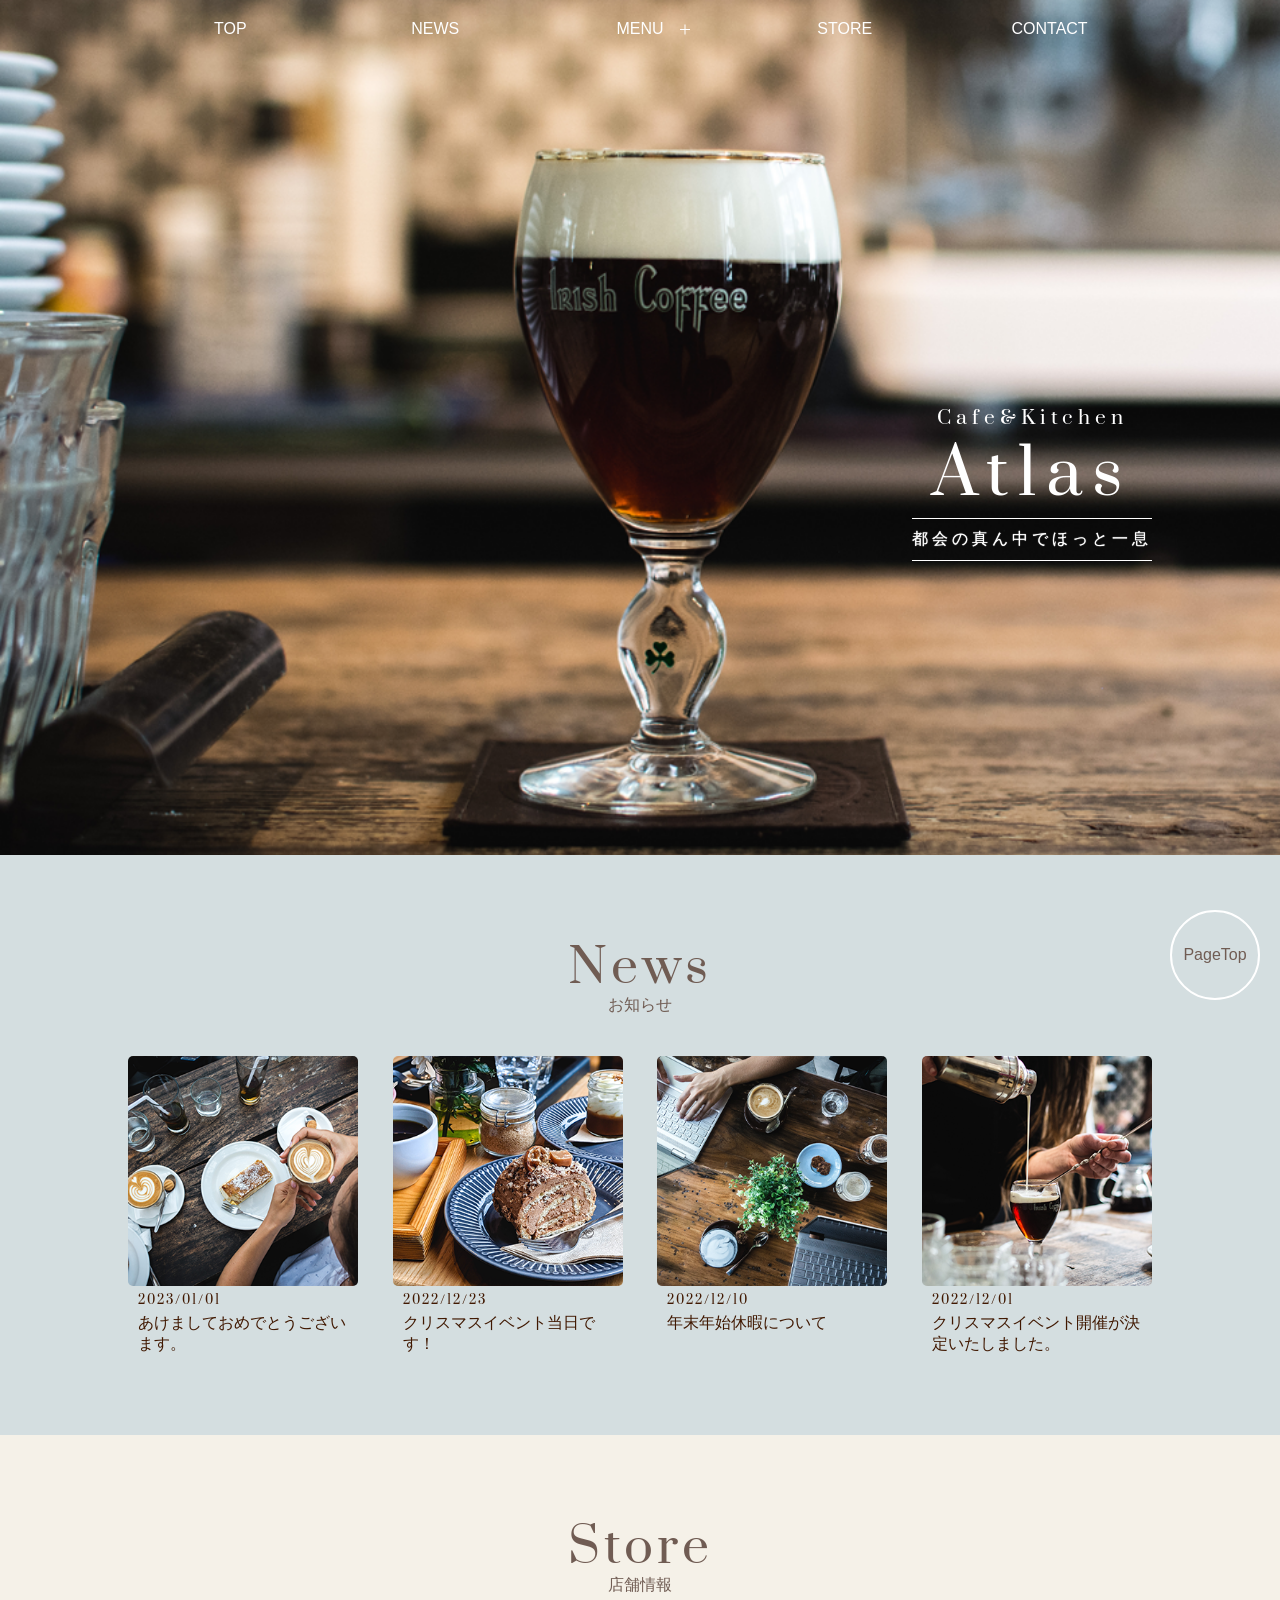
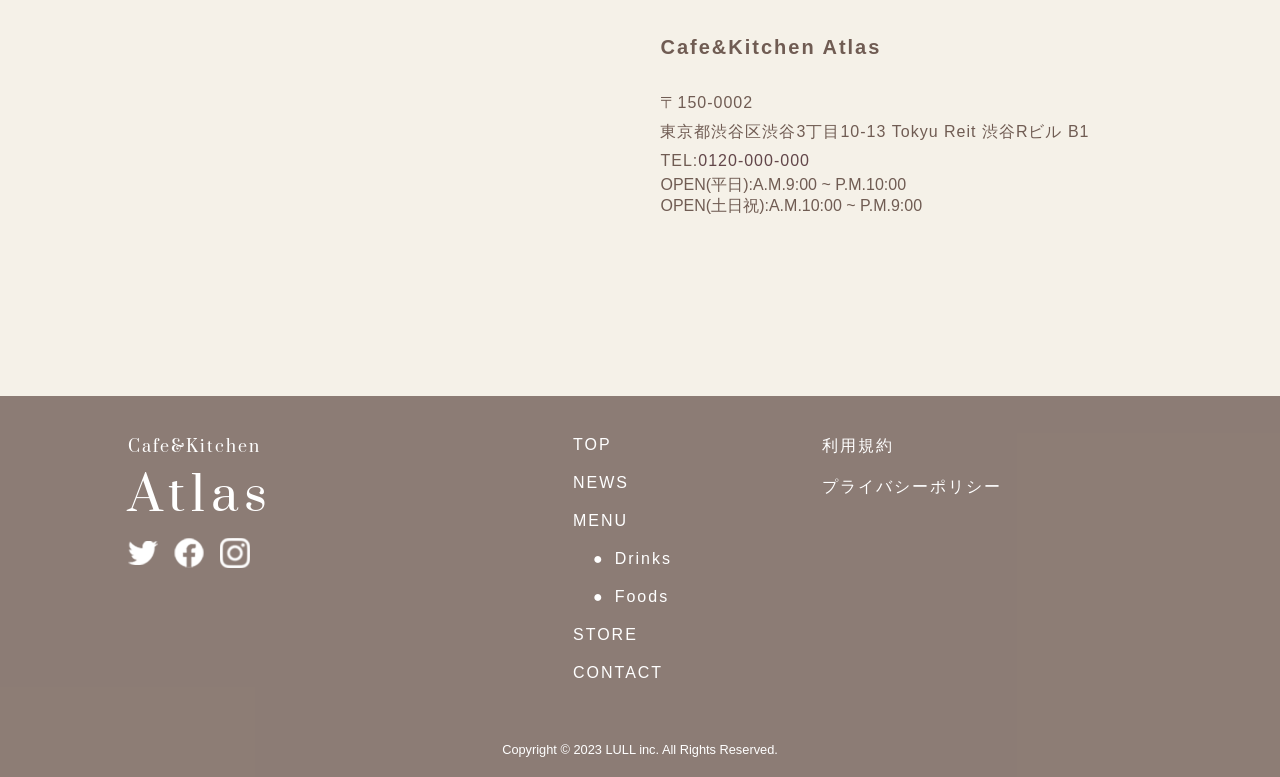
<file: index.html>
<!doctype html>
<html lang="ja">
  <head>
    <meta charset="UTF-8" />
    <meta http-equiv="X-UA-Compatible" content="IE=edge" />
    <meta name="viewport" content="width=device-width, initial-scale=1.0" />
    <title>未完成 | TOP</title>
    <meta
      name="description"
      content="都会の真ん中でほっと一息つけるをコンセプトにしたカフェです。"
    />
    <link rel="icon" href="favicon.ico" />
    <link rel="stylesheet" href="css/reset.css" />
    <link rel="stylesheet" href="css/style.css" />
    <link rel="preconnect" href="https://fonts.googleapis.com" />
    <link rel="preconnect" href="https://fonts.gstatic.com" crossorigin />
    <link
      href="https://fonts.googleapis.com/css2?family=Prata&display=swap"
      rel="stylesheet"
    />
    <script src="https://code.jquery.com/jquery-3.4.1.min.js"></script>
    <script src="./js/script.js"></script>
  </head>

  <body>
    <header>
      <nav class="g-navi">
        <div class="container nav-wrapper">
          <ul>
            <li class="nav-item"><a href="#main-visual">TOP</a></li>
            <li class="nav-item"><a href="#news">NEWS</a></li>
            <li class="nav-item">
              <p class="accordion-title">MENU</p>
              <ul class="accordion-content">
                <li class="accordion-lists">
                  <a href="menu-drinks.html">Drinks</a>
                </li>
                <li class="accordion-lists">
                  <a href="menu-foods.html">Foods</a>
                </li>
              </ul>
            </li>
            <li class="nav-item"><a href="#store">STORE</a></li>
            <li class="nav-item"><a href="contact.html">CONTACT</a></li>
          </ul>
        </div>
      </nav>
      <nav class="g-navi-sp">
        <div class="sp-logo">
          <p class="logo-title">Cafe&amp;Kitchen Atlas</p>
        </div>
        <div class="menu-trigger">
          <span></span>
          <span></span>
          <span></span>
        </div>
      </nav>
    </header>
    <section id="main-visual">
      <div class="container mv-wrapper">
        <div class="mv-right">
          <h1><span>Cafe&amp;Kitchen</span>Atlas</h1>
          <p class="text">都会の真ん中でほっと一息</p>
        </div>
      </div>
    </section>
    <section id="news" class="news_bk">
      <div class="container">
        <div class="title">
          <h2>News</h2>
          <span class="ja-title">お知らせ</span>
        </div>
        <div class="news-wrapper">
          <div class="news-box">
            <a href="./news/news20230101.html">
              <img
                class="news-image"
                src="./image/news/news_20230101.png"
                alt="material"
              />
              <div class="news-text">
                <span class="news-number">2023/01/01</span>
                <h3 class="news-title">あけましておめでとうございます。</h3>
              </div>
            </a>
          </div>
          <div class="news-box">
            <a href="./news/news20221223.html">
              <img
                class="news-image"
                src="./image/news/news_20221223.png"
                alt="material"
              />
              <div class="news-text">
                <span class="news-number">2022/12/23</span>
                <h3 class="news-title">クリスマスイベント当日です！</h3>
              </div>
            </a>
          </div>
          <div class="news-box">
            <a href="./news/news20221210.html">
              <img
                class="news-image"
                src="./image/news/news_20221210.png"
                alt="material"
              />
              <div class="news-text">
                <span class="news-number">2022/12/10</span>
                <h3 class="news-title">年末年始休暇について</h3>
              </div>
            </a>
          </div>
          <div class="news-box">
            <a href="./news/news20221201.html">
              <img
                class="news-image"
                src="./image/news/news_20221201.png"
                alt="material"
              />
              <div class="news-text">
                <span class="news-number">2022/12/01</span>
                <h3 class="news-title">
                  クリスマスイベント開催が決定いたしました。
                </h3>
              </div>
            </a>
          </div>
        </div>
      </div>
    </section>
    <section id="store">
      <div class="container">
        <div class="title">
          <h2>Store</h2>
          <p class="ja-title">店舗情報</p>
        </div>
        <div class="store-wrapper">
          <iframe
            class="map-image"
            src="https://www.google.com/maps/embed?pb=!1m18!1m12!1m3!1d810.4547270149124!2d139.70459112924158!3d35.65683308844091!2m3!1f0!2f0!3f0!3m2!1i1024!2i768!4f13.1!3m3!1m2!1s0x60188bce0a3f6f59%3A0xd44491fbbae52cc0!2zTFVMTCBURUNIIEJFQUNIIOa4i-iwtw!5e0!3m2!1sja!2sjp!4v1675694416924!5m2!1sja!2sjp"
            width="512"
            height="280"
            frameborder="0"
            style="border: 0"
            allowfullscreen=""
          ></iframe>
          <div class="cafe-text">
            <p class="store-name">Cafe&amp;Kitchen Atlas</p>
            <address>
              <p>
                〒150-0002<br />
                東京都渋谷区渋谷3丁目10-13 Tokyu Reit 渋谷Rビル B1<br />
                TEL:<a class="store-address" href="tel:0120000000"
                  >0120-000-000</a
                >
              </p>
            </address>
            <p>OPEN(平日):A.M.9:00 ~ P.M.10:00</p>
            <p>OPEN(土日祝):A.M.10:00 ~ P.M.9:00</p>
          </div>
        </div>
      </div>
    </section>
    <footer>
      <div class="container">
        <div class="footer-content">
          <div class="logo-wrapper">
            <a href="#" class="logo"
              ><span class="cafe-kitchen">Cafe&amp;Kitchen</span>Atlas</a
            >
            <div class="sns-block">
              <a class="mark" href="https://twitter.com/" target="_blank">
                <img class="sns-mark" src="./image/twitter.png" alt="twitter" />
              </a>
              <a class="mark" href="https://www.facebook.com/" target="_blank">
                <img
                  class="sns-mark"
                  src="./image/facebook.png"
                  alt="facebook"
                />
              </a>
              <a class="mark" href="https://www.instagram.com/" target="_blank">
                <img
                  class="sns-mark"
                  src="./image/instagram.png"
                  alt="instagram"
                />
              </a>
            </div>
          </div>
          <div class="footer-menu">
            <ul>
              <li class="nav-item"><a href="index.html">TOP</a></li>
              <li class="nav-item"><a href="#news">NEWS</a></li>
              <li class="nav-item">
                <p class="">MENU</p>
                <ul class="footer-menu-contents">
                  <li class=""><a href="menu-drinks.html">Drinks</a></li>
                  <li class=""><a href="menu-foods.html">Foods</a></li>
                </ul>
              </li>
              <li class="nav-item"><a href="index.html#store">STORE</a></li>
              <li class="nav-item"><a href="contact.html">CONTACT</a></li>
            </ul>
          </div>
          <div class="footer-menu">
            <ul>
              <li><a href="./legal/tos.html">利用規約</a></li>
              <li><a href="./legal/privacy.html">プライバシーポリシー</a></li>
            </ul>
          </div>
        </div>
        <small> Copyright &copy; 2023 LULL inc. All Rights Reserved. </small>
      </div>
      <p id="page-top"><a href="#">PageTop</a></p>
    </footer>
  </body>
</html>
</file>
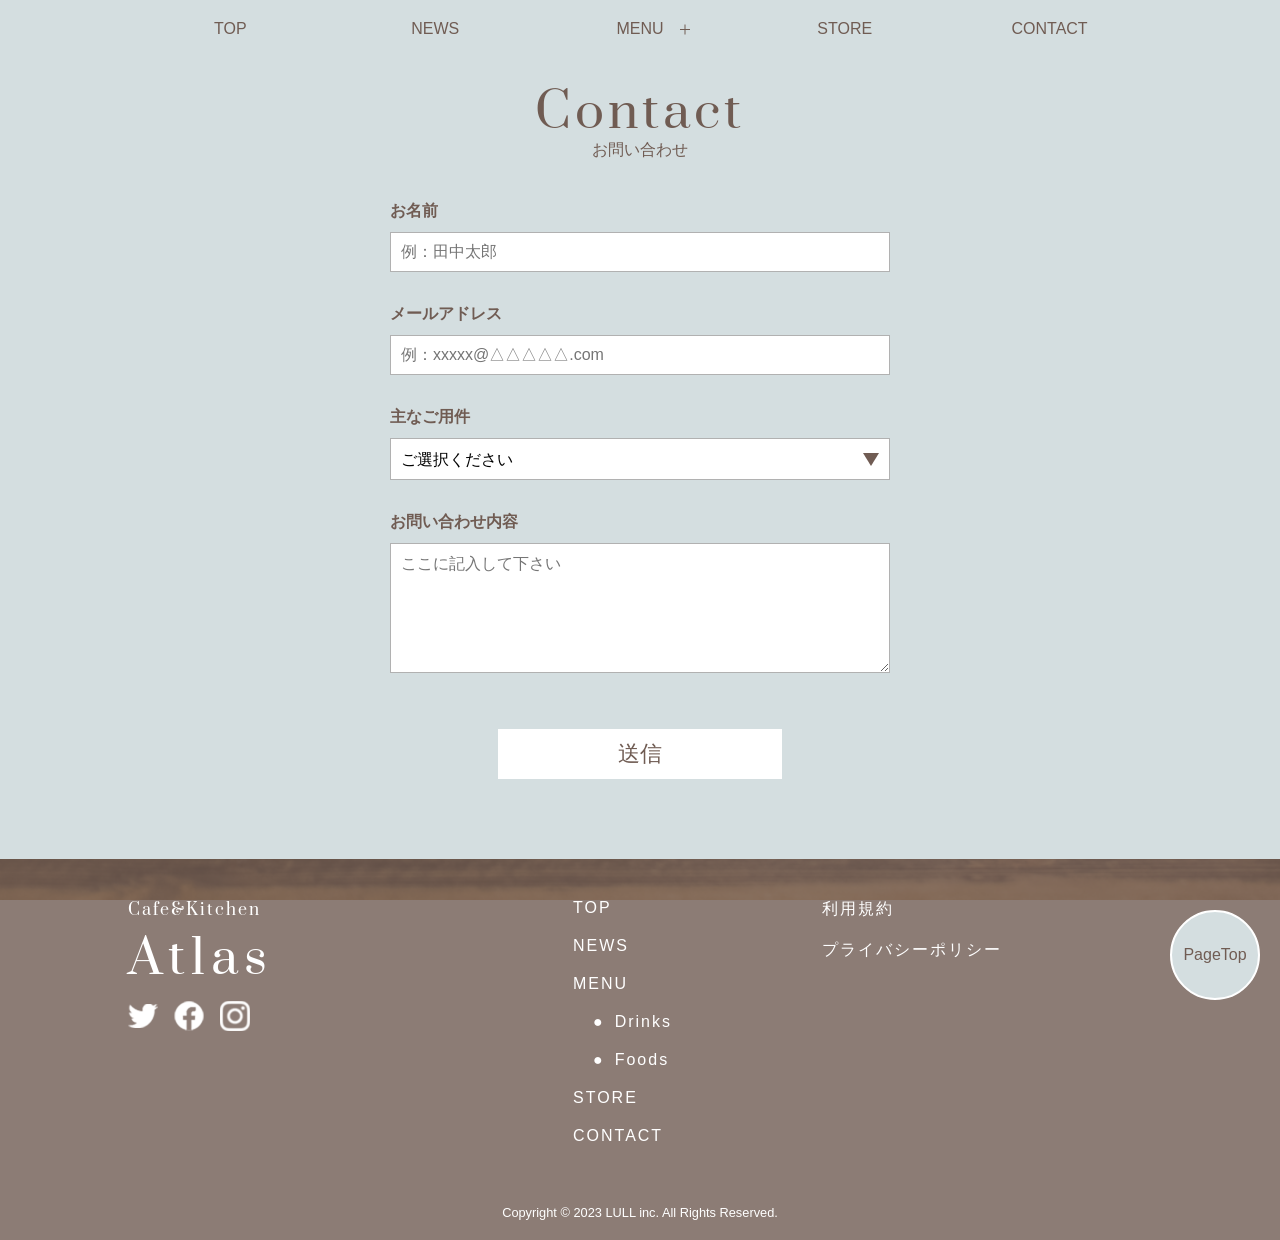
<file: contact.html>
<!DOCTYPE html>
<html lang="ja">

<head>
  <meta charset="UTF-8">
  <meta http-equiv="X-UA-Compatible" content="IE=edge">
  <meta name="viewport" content="width=device-width, initial-scale=1.0">
  <title>Cafe&amp;Kitchen Atlas | CONTACT</title>
  <meta name="description" content="都会の真ん中でほっと一息つけるをコンセプトにしたカフェです。">
  <link rel="icon" href="favicon.ico">
  <link rel="stylesheet" href="css/reset.css">
  <link rel="stylesheet" href="css/style.css">
  <link rel="stylesheet" href="css/contact.css">
  <link rel="preconnect" href="https://fonts.googleapis.com">
  <link rel="preconnect" href="https://fonts.gstatic.com" crossorigin>
  <link href="https://fonts.googleapis.com/css2?family=Prata&display=swap" rel="stylesheet">
  <script src="https://code.jquery.com/jquery-3.4.1.min.js"></script>
  <script src="./js/script.js"></script>
</head>

<body>
  <header class="header-painted">
    <nav class="g-navi">
      <div class="container nav-wrapper">
        <ul>
          <li class="nav-item"><a href="index.html">TOP</a></li>
          <li class="nav-item"><a href="index.html#news">NEWS</a></li>
          <li class="nav-item">
            <p class="accordion-title">MENU</p>
            <ul class="accordion-content">
              <li class="accordion-lists"><a href="menu-drinks.html">Drinks</a></li>
              <li class="accordion-lists"><a href="menu-foods.html">Foods</a></li>
            </ul>
          </li>
          <li class="nav-item"><a href="index.html#store">STORE</a></li>
          <li class="nav-item"><a href="contact.html">CONTACT</a></li>
        </ul>
      </div>
    </nav>
    <nav class="g-navi-sp">
      <div class="sp-logo">
        <p class="logo-title">Cafe Atlas</p>
      </div>
      <div class="menu-trigger">
        <span></span>
        <span></span>
        <span></span>
      </div>
    </nav>
  </header>
  <section id="contact">
    <div class="container">
      <div class="title">
        <h2>Contact</h2>
        <p class="ja-title">お問い合わせ</p>
      </div>
      <form action="index.php" method="post">
        <div class="ct-block">
          <label class="contact-text" for="name">お名前</label>
          <input id="name" class="form-name" type="text" name="yourname" placeholder="例：田中太郎">
        </div>
        <div class="ct-block">
          <label class="contact-text" for="email">メールアドレス</label>
          <input id="email" class="form-mail" type="text" name="mail" placeholder="例：xxxxx@△△△△△.com">
        </div>
        <div class="ct-block">
          <label for="main-request" class="contact-text">主なご用件</label>
          <div class="cp-howto">
            <select id="main-request" name="main-request" required>
              <option value="" hidden>ご選択ください</option>
              <option value="1">お店の予約について</option>
              <option value="2">メニューについて</option>
              <option value="3">店舗について</option>
              <option value="4">社員採用について</option>
            </select>
          </div>
        </div>
        <div class="ct-block">
          <label for="request-about" class="contact-text">お問い合わせ内容</label>
          <textarea id="request-about" name="request-about" cols="60" rows="6" placeholder="ここに記入して下さい"></textarea>
        </div>
        <input class="send-button" type="submit" value="送信">
      </form>
    </div>
  </section>
  <footer>
    <div class="container">
      <div class="footer-content">
        <div class="logo-wrapper">
          <a href="./index.html" class="logo"><span class="cafe-kitchen">Cafe&amp;Kitchen</span>Atlas</a>
          <div class="sns-block">
            <a class="mark" href="https://twitter.com/" target="_blank">
              <img class="sns-mark" src="./image/twitter.png" alt="twitter">
            </a>
            <a class="mark" href="https://www.facebook.com/" target="_blank">
              <img class="sns-mark" src="./image/facebook.png" alt="facebook">
            </a>
            <a class="mark" href="https://www.instagram.com/" target="_blank">
              <img class="sns-mark" src="./image/instagram.png" alt="instagram">
            </a>
          </div>
        </div>
        <div class="footer-menu">
          <ul>
            <li class="nav-item"><a href="index.html">TOP</a></li>
            <li class="nav-item"><a href="index.html#news">NEWS</a></li>
            <li class="nav-item">
              <p class="">MENU</p>
              <ul class="footer-menu-contents">
                <li class=""><a href="menu-drinks.html">Drinks</a></li>
                <li class=""><a href="menu-foods.html">Foods</a></li>
              </ul>
            </li>
            <li class="nav-item"><a href="index.html#store">STORE</a></li>
            <li class="nav-item"><a href="contact.html">CONTACT</a></li>
          </ul>
        </div>
        <div class="footer-menu">
          <ul>
            <li><a href="./legal/tos.html">利用規約</a></li>
            <li><a href="./legal/privacy.html">プライバシーポリシー</a></li>
          </ul>
        </div>
      </div>
      <small>
        Copyright &copy; 2023 LULL inc. All Rights Reserved.
      </small>
    </div>
    <p id="page-top"><a href="#">PageTop</a></p>
  </footer>
</body>

</html>
</file>
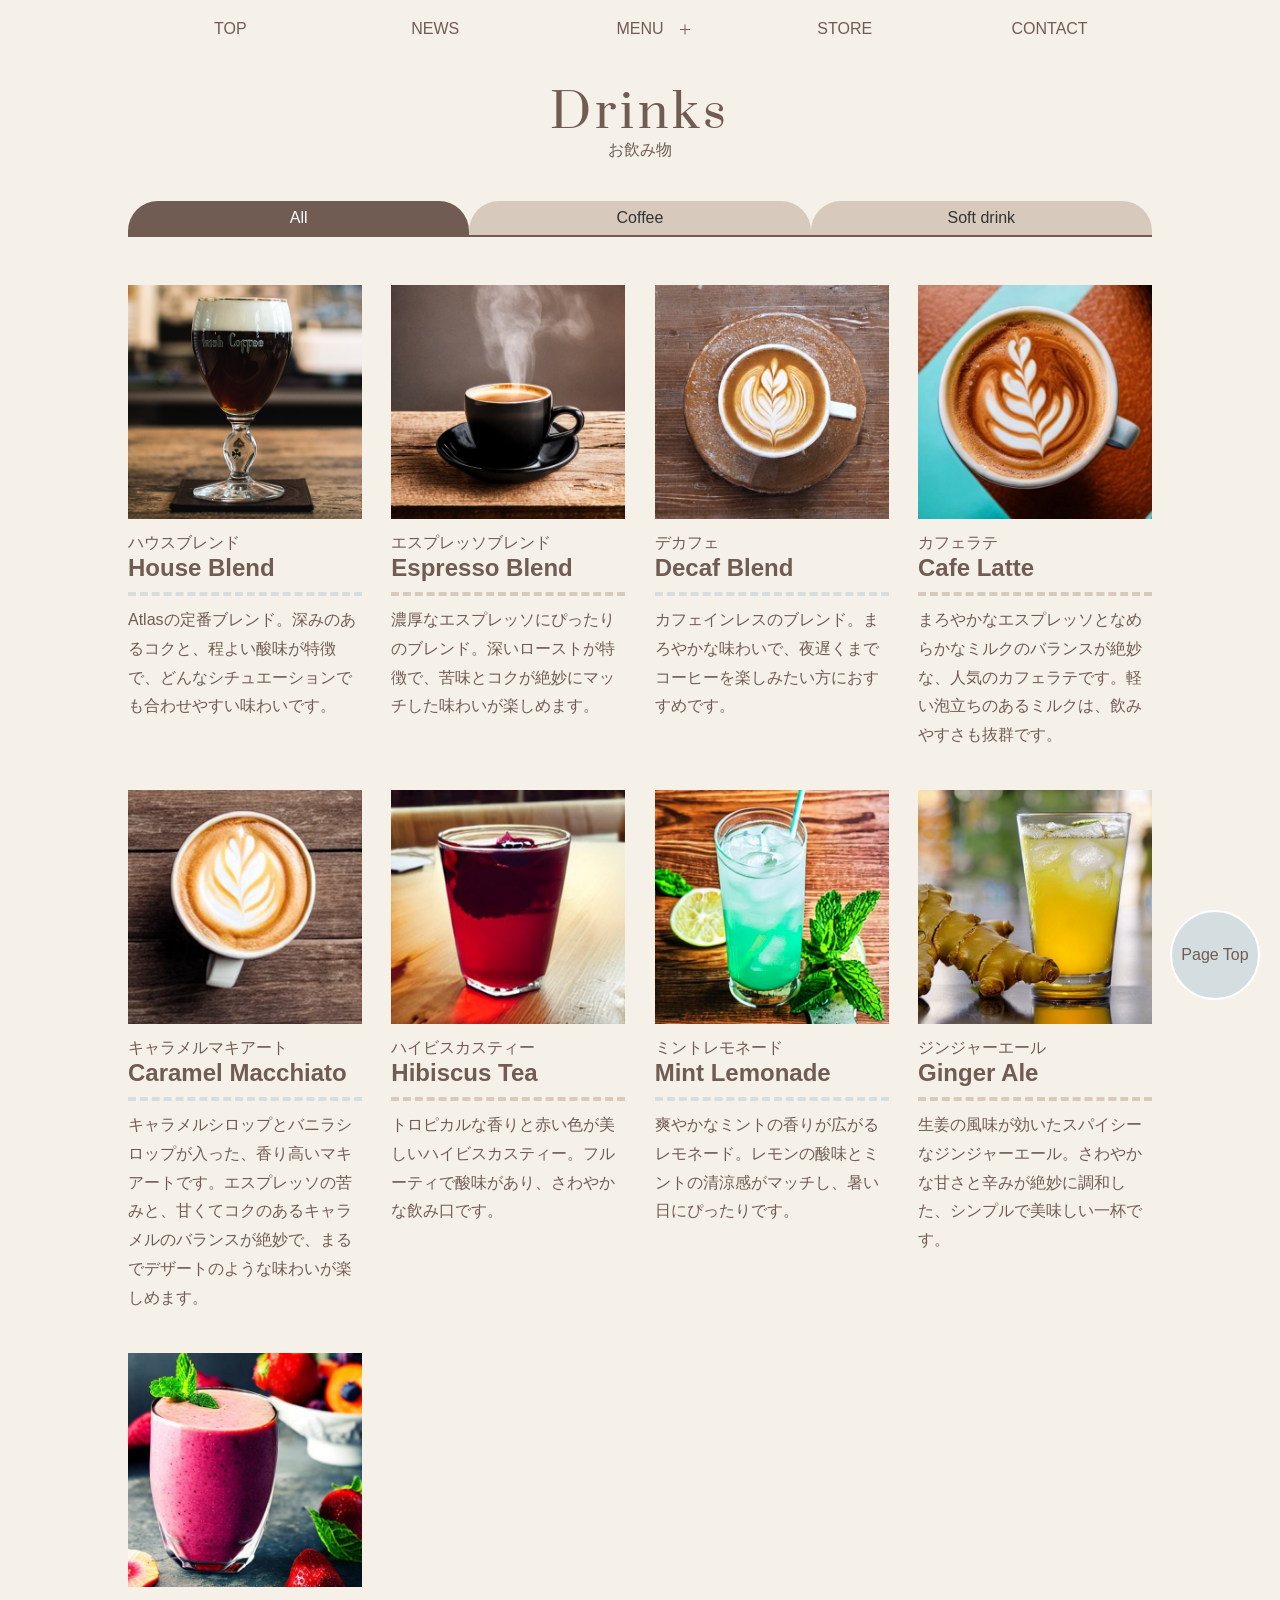
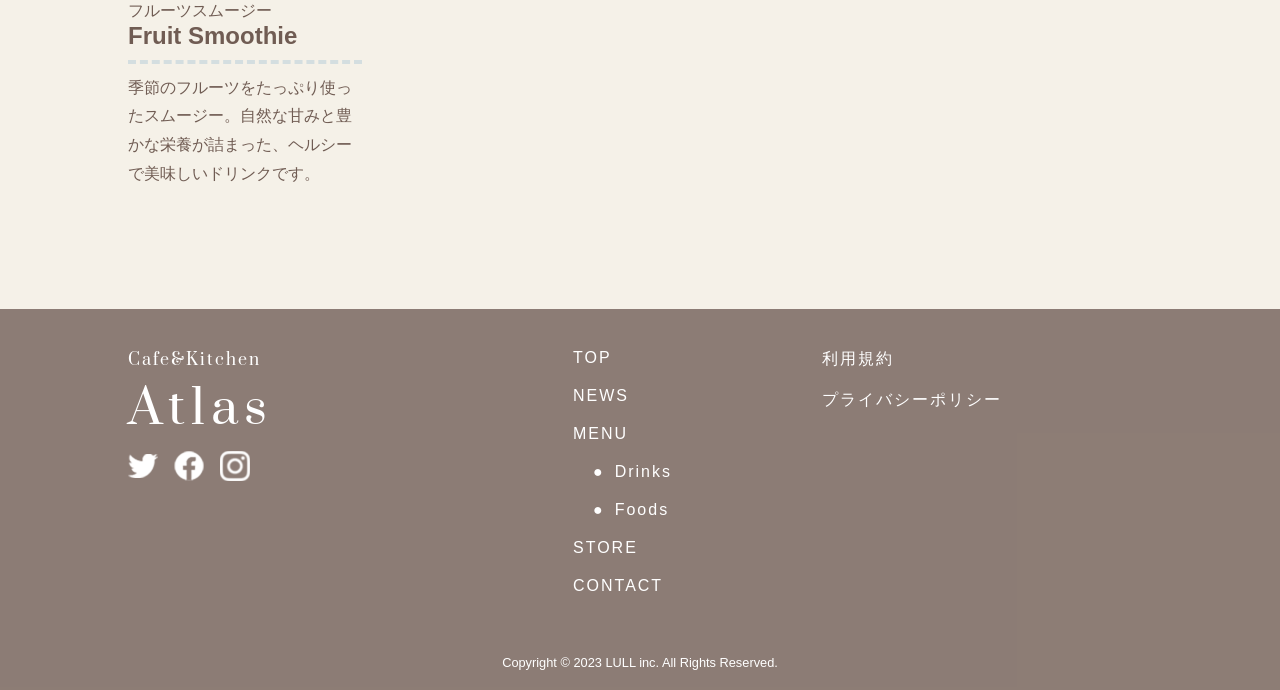
<file: menu-drinks.html>
<!DOCTYPE html>
<html lang="ja">

<head>
  <meta charset="UTF-8">
  <meta http-equiv="X-UA-Compatible" content="IE=edge">
  <meta name="viewport" content="width=device-width, initial-scale=1.0">
  <title>Cafe&amp;Kitchen Atlas | MENU-Drinks</title>
  <meta name="description" content="都会の真ん中でほっと一息つけるをコンセプトにしたカフェです。">
  <link rel="icon" href="favicon.ico">
  <link rel="stylesheet" href="css/reset.css">
  <link rel="stylesheet" href="css/style.css">
  <link rel="stylesheet" href="css/menu.css">
  <link rel="preconnect" href="https://fonts.googleapis.com">
  <link rel="preconnect" href="https://fonts.gstatic.com" crossorigin>
  <link href="https://fonts.googleapis.com/css2?family=Prata&display=swap" rel="stylesheet">
  <script src="https://code.jquery.com/jquery-3.4.1.min.js"></script>
  <script src="./js/script.js"></script>
</head>

<body>
  <header class="header-painted">
    <nav class="g-navi">
      <div class="container nav-wrapper">
        <ul>
          <li class="nav-item"><a href="index.html">TOP</a></li>
          <li class="nav-item"><a href="index.html#news">NEWS</a></li>
          <li class="nav-item">
            <p class="accordion-title">MENU</p>
            <ul class="accordion-content">
              <li class="accordion-lists"><a href="menu-drinks.html">Drinks</a></li>
              <li class="accordion-lists"><a href="menu-foods.html">Foods</a></li>
            </ul>
          </li>
          <li class="nav-item"><a href="index.html#store">STORE</a></li>
          <li class="nav-item"><a href="contact.html">CONTACT</a></li>
        </ul>
      </div>
    </nav>
    <nav class="g-navi-sp">
      <div class="sp-logo">
        <p class="logo-title">Cafe Atlas</p>
      </div>
      <div class="menu-trigger">
        <span></span>
        <span></span>
        <span></span>
      </div>
    </nav>
  </header>
  <section id="menu">
    <div class="container">
      <div class="title">
        <h2>Drinks</h2>
        <p class="ja-title">お飲み物</p>
      </div>
      <div class="menu-items">
        <ul class="filter">
          <li class="menu-tab active" data-filter="all"><a class="all" href="#">All</a></li>
          <li class="menu-tab" data-filter="coffee"><a class="coffee" href="#">Coffee</a></li>
          <li class="menu-tab" data-filter="softdrink"><a class="food" href="#">Soft drink</a></li>
        </ul>
      </div>
      <div class="menu-wrapper">
        <div class="menu-product coffee" data-category="coffee">
          <div class="menu-image">
            <img src="./image/menu/houseblend.png" alt="ブレンド">
          </div>
          <div class="menu-about">
            <div class="menu-name">
              <span class="name-ja">ハウスブレンド</span>
              <span class="name-en">House Blend</span>
            </div>
            <p class="menu-text about-text">Atlasの定番ブレンド。深みのあるコクと、程よい酸味が特徴で、どんなシチュエーションでも合わせやすい味わいです。</p>
          </div>
        </div>
        <div class="menu-product coffee" data-category="coffee">
          <div class="menu-image">
            <img src="./image/menu/espresso.png" alt="エスプレッソブレンド">
          </div>
          <div class="menu-about">
            <div class="menu-name">
              <span class="name-ja">エスプレッソブレンド</span>
              <span class="name-en">Espresso Blend</span>
            </div>
            <p class="menu-text about-text">濃厚なエスプレッソにぴったりのブレンド。深いローストが特徴で、苦味とコクが絶妙にマッチした味わいが楽しめます。</p>
          </div>
        </div>
        <div class="menu-product coffee" data-category="coffee">
          <div class="menu-image">
            <img src="./image/menu/decaf.png" alt="デカフェ">
          </div>
          <div class="menu-about">
            <div class="menu-name">
              <span class="name-ja">デカフェ</span>
              <span class="name-en">Decaf Blend</span>
            </div>
            <p class="menu-text about-text">カフェインレスのブレンド。まろやかな味わいで、夜遅くまでコーヒーを楽しみたい方におすすめです。</p>
          </div>
        </div>
        <div class="menu-product coffee" data-category="coffee">
          <div class="menu-image">
            <img src="./image/menu/latte.png" alt="カフェラテ">
          </div>
          <div class="menu-about">
            <div class="menu-name">
              <span class="name-ja">カフェラテ</span>
              <span class="name-en">Cafe Latte</span>
            </div>
            <p class="menu-text about-text">まろやかなエスプレッソとなめらかなミルクのバランスが絶妙な、人気のカフェラテです。軽い泡立ちのあるミルクは、飲みやすさも抜群です。</p>
          </div>
        </div>
        <div class="menu-product coffee" data-category="coffee">
          <div class="menu-image">
            <img src="./image/menu/caramelmacchiato.png" alt="キャラメルマキアート">
          </div>
          <div class="menu-about">
            <div class="menu-name">
              <span class="name-ja">キャラメルマキアート</span>
              <span class="name-en">Caramel Macchiato</span>
            </div>
            <p class="menu-text about-text">
              キャラメルシロップとバニラシロップが入った、香り高いマキアートです。エスプレッソの苦みと、甘くてコクのあるキャラメルのバランスが絶妙で、まるでデザートのような味わいが楽しめます。</p>
          </div>
        </div>
        <div class="menu-product softdrink" data-category="softdrink">
          <div class="menu-image">
            <img src="./image/menu/hibiscustea.png" alt="ハイビスカスティー">
          </div>
          <div class="menu-about">
            <div class="menu-name">
              <span class="name-ja">ハイビスカスティー</span>
              <span class="name-en"> Hibiscus Tea</span>
            </div>
            <p class="menu-text about-text"> トロピカルな香りと赤い色が美しいハイビスカスティー。フルーティで酸味があり、さわやかな飲み口です。</p>
          </div>
        </div>
        <div class="menu-product softdrink" data-category="softdrink">
          <div class="menu-image">
            <img src="./image/menu/mintlemonade.png" alt="ミントレモネード">
          </div>
          <div class="menu-about">
            <div class="menu-name">
              <span class="name-ja">ミントレモネード</span>
              <span class="name-en">Mint Lemonade</span>
            </div>
            <p class="menu-text about-text">爽やかなミントの香りが広がるレモネード。レモンの酸味とミントの清涼感がマッチし、暑い日にぴったりです。</p>
          </div>
        </div>
        <div class="menu-product softdrink" data-category="softdrink">
          <div class="menu-image">
            <img src="./image/menu/gingerale.png" alt="ジンジャーエール">
          </div>
          <div class="menu-about">
            <div class="menu-name">
              <span class="name-ja">ジンジャーエール</span>
              <span class="name-en">Ginger Ale</span>
            </div>
            <p class="menu-text about-text">生姜の風味が効いたスパイシーなジンジャーエール。さわやかな甘さと辛みが絶妙に調和した、シンプルで美味しい一杯です。</p>
          </div>
        </div>
        <div class="menu-product softdrink" data-category="softdrink">
          <div class="menu-image">
            <img src="./image/menu/smoothie.png" alt="フルーツスムージー">
          </div>
          <div class="menu-about">
            <div class="menu-name">
              <span class="name-ja">フルーツスムージー</span>
              <span class="name-en">Fruit Smoothie</span>
            </div>
            <p class="menu-text about-text">季節のフルーツをたっぷり使ったスムージー。自然な甘みと豊かな栄養が詰まった、ヘルシーで美味しいドリンクです。</p>
          </div>
        </div>
      </div>
    </div>
  </section>
  <footer>
    <div class="container">
      <div class="footer-content">
        <div class="logo-wrapper">
          <a href="./index.html" class="logo"><span class="cafe-kitchen">Cafe&amp;Kitchen</span>Atlas</a>
          <div class="sns-block">
            <a class="mark" href="https://twitter.com/" target="_blank">
              <img class="sns-mark" src="./image/twitter.png" alt="twitter">
            </a>
            <a class="mark" href="https://www.facebook.com/" target="_blank">
              <img class="sns-mark" src="./image/facebook.png" alt="facebook">
            </a>
            <a class="mark" href="https://www.instagram.com/" target="_blank">
              <img class="sns-mark" src="./image/instagram.png" alt="instagram">
            </a>
          </div>
        </div>
        <div class="footer-menu">
          <ul>
            <li class="nav-item"><a href="index.html">TOP</a></li>
            <li class="nav-item"><a href="index.html#news">NEWS</a></li>
            <li class="nav-item">
              <p class="">MENU</p>
              <ul class="footer-menu-contents">
                <li class=""><a href="menu-drinks.html">Drinks</a></li>
                <li class=""><a href="menu-foods.html">Foods</a></li>
              </ul>
            </li>
            <li class="nav-item"><a href="index.html#store">STORE</a></li>
            <li class="nav-item"><a href="contact.html">CONTACT</a></li>
          </ul>
        </div>
        <div class="footer-menu">
          <ul>
            <li><a href="./legal/tos.html">利用規約</a></li>
            <li><a href="./legal/privacy.html">プライバシーポリシー</a></li>
          </ul>
        </div>
      </div>
      <small>
        Copyright © 2023 LULL inc. All Rights Reserved.
      </small>
    </div>
    <p id="page-top"><a href="#">Page Top</a></p>
  </footer>
</body>

</html>
</file>
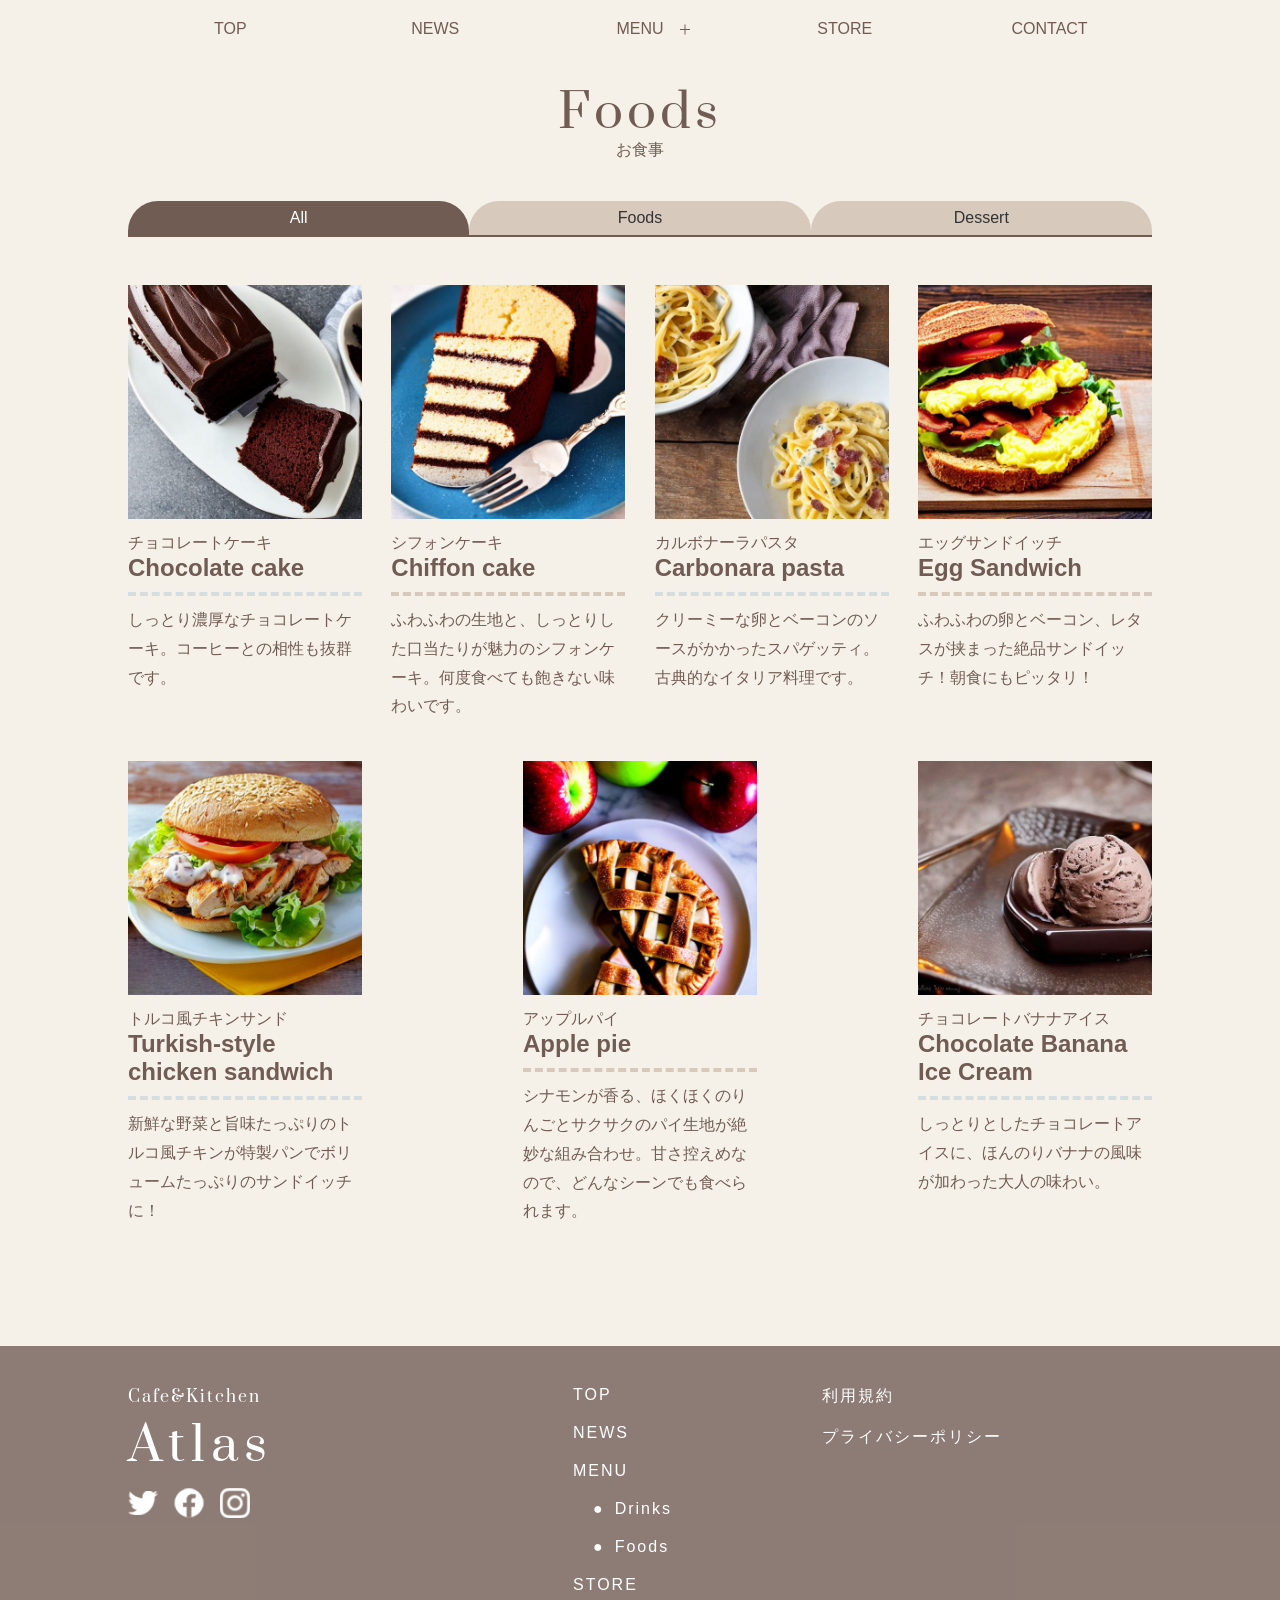
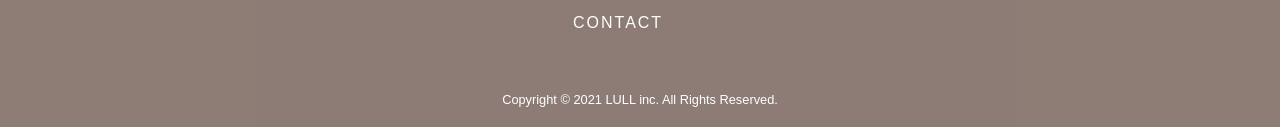
<file: menu-foods.html>
<!DOCTYPE html>
<html lang="ja">

<head>
  <meta charset="UTF-8">
  <meta http-equiv="X-UA-Compatible" content="IE=edge">
  <meta name="viewport" content="width=device-width, initial-scale=1.0">
  <title>Cafe&amp;Kitchen Atlas | MENU-Foods</title>
  <meta name="description" content="都会の真ん中でほっと一息つけるをコンセプトにしたカフェです。">
  <link rel="icon" href="favicon.ico">
  <link rel="stylesheet" href="css/reset.css">
  <link rel="stylesheet" href="css/style.css">
  <link rel="stylesheet" href="css/menu.css">
  <link rel="preconnect" href="https://fonts.googleapis.com">
  <link rel="preconnect" href="https://fonts.gstatic.com" crossorigin>
  <link href="https://fonts.googleapis.com/css2?family=Prata&display=swap" rel="stylesheet">
  <script src="https://code.jquery.com/jquery-3.4.1.min.js"></script>
  <script src="./js/script.js"></script>
</head>

<body>
  <header class="header-painted">
    <nav class="g-navi">
      <div class="container nav-wrapper">
        <ul>
          <li class="nav-item"><a href="index.html">TOP</a></li>
          <li class="nav-item"><a href="index.html#news">NEWS</a></li>
          <li class="nav-item">
            <p class="accordion-title">MENU</p>
            <ul class="accordion-content">
              <li class="accordion-lists"><a href="menu-drinks.html">Drinks</a></li>
              <li class="accordion-lists"><a href="menu-foods.html">Foods</a></li>
            </ul>
          </li>
          <li class="nav-item"><a href="index.html#store">STORE</a></li>
          <li class="nav-item"><a href="contact.html">CONTACT</a></li>
        </ul>
      </div>
    </nav>
    <nav class="g-navi-sp">
      <div class="sp-logo">
        <p class="logo-title">Cafe Atlas</p>
      </div>
      <div class="menu-trigger">
        <span></span>
        <span></span>
        <span></span>
      </div>
    </nav>
  </header>
  <section id="menu">
    <div class="container">
      <div class="title">
        <h2>Foods</h2>
        <p class="ja-title">お食事</p>
      </div>
      <div class="menu-items">
        <ul class="filter">
          <li class="menu-tab active" data-filter="all"><a class="all" href="#">All</a></li>
          <li class="menu-tab" data-filter="foods"><a class="foods" href="#">Foods</a></li>
          <li class="menu-tab" data-filter="dessert"><a class="dessert" href="#">Dessert</a></li>
        </ul>
      </div>
      <div class="menu-wrapper">
        <div class="menu-product gifts" data-category="dessert">
          <div class="menu-image">
            <img src="./image/menu/Chocolatecake.png" alt="チョコレートケーキ">
          </div>
          <div class="menu-about">
            <div class="menu-name">
              <span class="name-ja">チョコレートケーキ</span>
              <span class="name-en">Chocolate cake</span>
            </div>
            <p class="menu-text about-text">しっとり濃厚なチョコレートケーキ。コーヒーとの相性も抜群です。</p>
          </div>
        </div>
        <div class="menu-product party" data-category="dessert">
          <div class="menu-image">
            <img src="./image/menu/Chiffon.png" alt="シフォンケーキ">
          </div>
          <div class="menu-about">
            <div class="menu-name">
              <span class="name-ja">シフォンケーキ</span>
              <span class="name-en">Chiffon cake</span>
            </div>
            <p class="menu-text about-text">ふわふわの生地と、しっとりした口当たりが魅力のシフォンケーキ。何度食べても飽きない味わいです。</p>
          </div>
        </div>
        <div class="menu-product foods" data-category="foods">
          <div class="menu-image">
            <img src="./image/menu/Carbonara.png" alt="カルボナーラパスタ">
          </div>
          <div class="menu-about">
            <div class="menu-name">
              <span class="name-ja">カルボナーラパスタ</span>
              <span class="name-en">Carbonara pasta</span>
            </div>
            <p class="menu-text about-text">クリーミーな卵とベーコンのソースがかかったスパゲッティ。古典的なイタリア料理です。</p>
          </div>
        </div>
        <div class="menu-product foods" data-category="foods">
          <div class="menu-image">
            <img src="./image/menu/Egg.png" alt="エッグサンドイッチ">
          </div>
          <div class="menu-about">
            <div class="menu-name">
              <span class="name-ja">エッグサンドイッチ</span>
              <span class="name-en">Egg Sandwich</span>
            </div>
            <p class="menu-text about-text">ふわふわの卵とベーコン、レタスが挟まった絶品サンドイッチ！朝食にもピッタリ！</p>
          </div>
        </div>
        <div class="menu-product foods" data-category="foods">
          <div class="menu-image">
            <img src="./image/menu/Turkish-style.png" alt="トルコ風チキンサンド">
          </div>
          <div class="menu-about">
            <div class="menu-name">
              <span class="name-ja">トルコ風チキンサンド</span>
              <span class="name-en">Turkish-style chicken sandwich</span>
            </div>
            <p class="menu-text about-text">新鮮な野菜と旨味たっぷりのトルコ風チキンが特製パンでボリュームたっぷりのサンドイッチに！</p>
          </div>
        </div>
        <div class="menu-product gifts" data-category="dessert">
          <div class="menu-image">
            <img src="./image/menu/Applepie.png" alt="アップルパイ">
          </div>
          <div class="menu-about">
            <div class="menu-name">
              <span class="name-ja">アップルパイ</span>
              <span class="name-en">Apple pie</span>
            </div>
            <p class="menu-text about-text">シナモンが香る、ほくほくのりんごとサクサクのパイ生地が絶妙な組み合わせ。甘さ控えめなので、どんなシーンでも食べられます。</p>
          </div>
        </div>
        <div class="menu-product gifts" data-category="dessert">
          <div class="menu-image">
            <img src="./image/menu/ChocolateBananaIce.png" alt="チョコレートバナナアイス">
          </div>
          <div class="menu-about">
            <div class="menu-name">
              <span class="name-ja">チョコレートバナナアイス</span>
              <span class="name-en">Chocolate Banana Ice Cream</span>
            </div>
            <p class="menu-text about-text">しっとりとしたチョコレートアイスに、ほんのりバナナの風味が加わった大人の味わい。</p>
          </div>
        </div>
      </div>
    </div>
  </section>
  <footer>
    <div class="container">
      <div class="footer-content">
        <div class="logo-wrapper">
          <a href="./index.html" class="logo"><span class="cafe-kitchen">Cafe&amp;Kitchen</span>Atlas</a>
          <div class="sns-block">
            <a class="mark" href="https://twitter.com/" target="_blank">
              <img class="sns-mark" src="./image/twitter.png" alt="twitter">
            </a>
            <a class="mark" href="https://www.facebook.com/" target="_blank">
              <img class="sns-mark" src="./image/facebook.png" alt="facebook">
            </a>
            <a class="mark" href="https://www.instagram.com/" target="_blank">
              <img class="sns-mark" src="./image/instagram.png" alt="instagram">
            </a>
          </div>
        </div>
        <div class="footer-menu">
          <ul>
            <li class="nav-item"><a href="index.html">TOP</a></li>
            <li class="nav-item"><a href="index.html#news">NEWS</a></li>
            <li class="nav-item">
              <p class="">MENU</p>
              <ul class="footer-menu-contents">
                <li class=""><a href="menu-drinks.html">Drinks</a></li>
                <li class=""><a href="menu-foods.html">Foods</a></li>
              </ul>
            </li>
            <li class="nav-item"><a href="index.html#store">STORE</a></li>
            <li class="nav-item"><a href="contact.html">CONTACT</a></li>
          </ul>
        </div>
        <div class="footer-menu">
          <ul>
            <li><a href="./legal/tos.html">利用規約</a></li>
            <li><a href="./legal/privacy.html">プライバシーポリシー</a></li>
          </ul>
        </div>
      </div>
      <small>
        Copyright © 2021 LULL inc. All Rights Reserved.
      </small>
    </div>
  </footer>
</body>

</html>
</file>
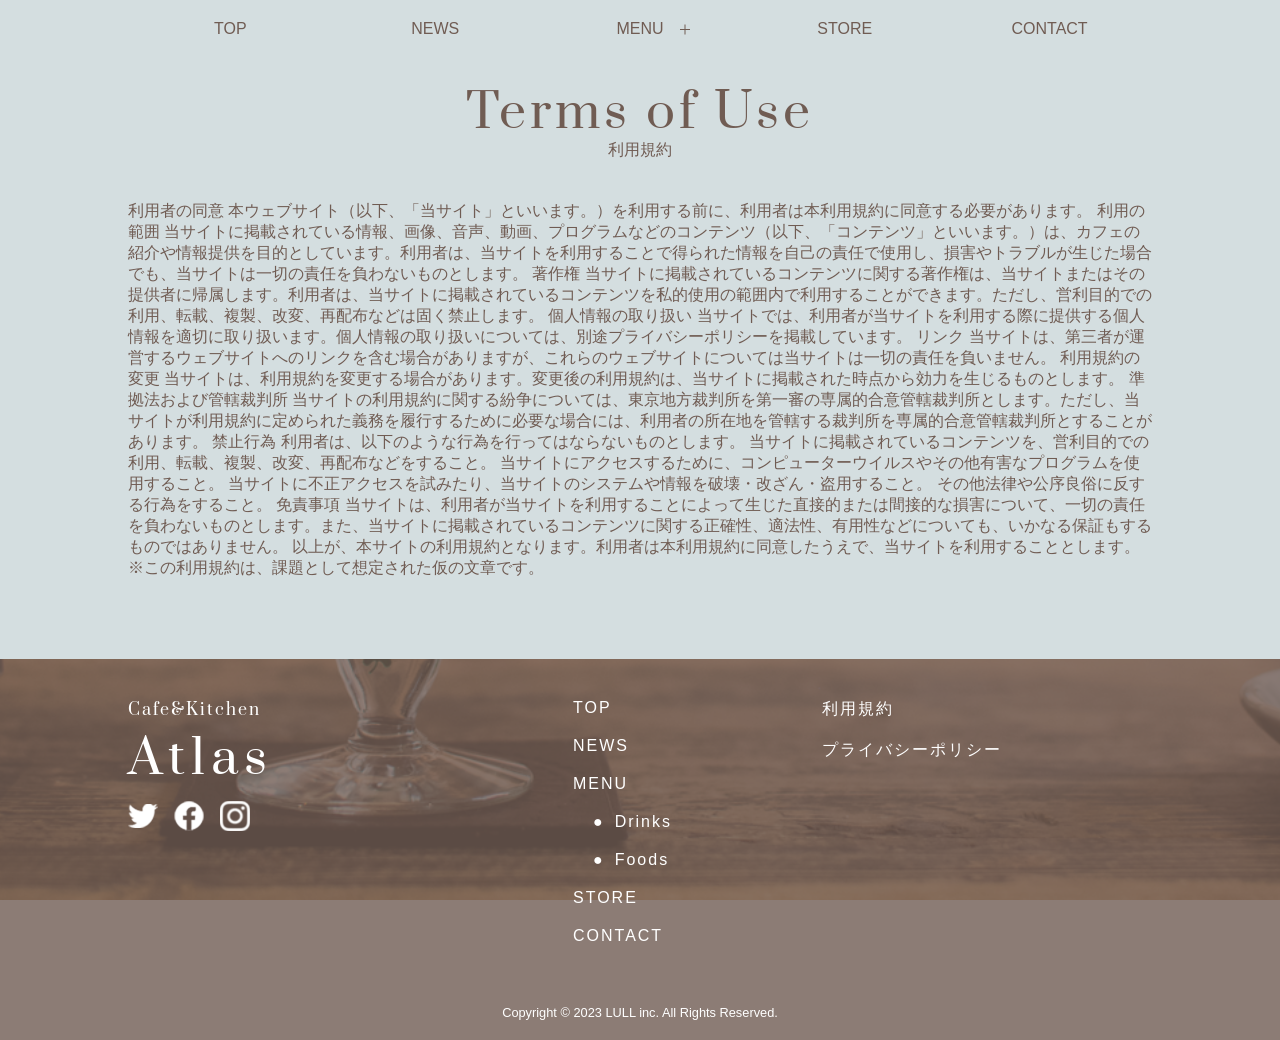
<file: legal/tos.html>
<!doctype html>
<html lang="ja">
  <head>
    <meta charset="UTF-8" />
    <meta http-equiv="X-UA-Compatible" content="IE=edge" />
    <meta name="viewport" content="width=device-width, initial-scale=1.0" />
    <title>未完成 | Terms of Use</title>
    <meta
      name="description"
      content="都会の真ん中でほっと一息つけるをコンセプトにしたカフェです。"
    />
    <link rel="icon" href="favicon.ico" />
    <link rel="stylesheet" href="../css/reset.css" />
    <link rel="stylesheet" href="../css/style.css" />
    <link rel="stylesheet" href="../css/tos-privacy.css" />
    <link rel="preconnect" href="https://fonts.googleapis.com" />
    <link rel="preconnect" href="https://fonts.gstatic.com" crossorigin />
    <link
      href="https://fonts.googleapis.com/css2?family=Prata&display=swap"
      rel="stylesheet"
    />
  </head>

  <body>
    <header class="header-painted">
      <nav class="g-navi">
        <div class="container nav-wrapper">
          <ul>
            <li class="nav-item"><a href="">TOP</a></li>
            <li class="nav-item"><a href="">NEWS</a></li>
            <li class="nav-item">
              <p class="accordion-title">MENU</p>
              <ul class="accordion-content">
                <li class="accordion-lists"><a href="">Drinks</a></li>
                <li class="accordion-lists"><a href="">Foods</a></li>
              </ul>
            </li>
            <li class="nav-item"><a href="">STORE</a></li>
            <li class="nav-item"><a href="">CONTACT</a></li>
          </ul>
        </div>
      </nav>
      <nav class="g-navi-sp">
        <div class="sp-logo">
          <p class="logo-title">Cafe Atlas</p>
        </div>
        <div class="menu-trigger">
          <span></span>
          <span></span>
          <span></span>
        </div>
      </nav>
    </header>
    <section id="tos">
      <div class="container">
        <div class="title">
          <h2>Terms of Use</h2>
          <p class="ja-title">利用規約</p>
        </div>

        利用者の同意
        本ウェブサイト（以下、「当サイト」といいます。）を利用する前に、利用者は本利用規約に同意する必要があります。
        利用の範囲
        当サイトに掲載されている情報、画像、音声、動画、プログラムなどのコンテンツ（以下、「コンテンツ」といいます。）は、カフェの紹介や情報提供を目的としています。利用者は、当サイトを利用することで得られた情報を自己の責任で使用し、損害やトラブルが生じた場合でも、当サイトは一切の責任を負わないものとします。
        著作権
        当サイトに掲載されているコンテンツに関する著作権は、当サイトまたはその提供者に帰属します。利用者は、当サイトに掲載されているコンテンツを私的使用の範囲内で利用することができます。ただし、営利目的での利用、転載、複製、改変、再配布などは固く禁止します。
        個人情報の取り扱い
        当サイトでは、利用者が当サイトを利用する際に提供する個人情報を適切に取り扱います。個人情報の取り扱いについては、別途プライバシーポリシーを掲載しています。
        リンク
        当サイトは、第三者が運営するウェブサイトへのリンクを含む場合がありますが、これらのウェブサイトについては当サイトは一切の責任を負いません。
        利用規約の変更
        当サイトは、利用規約を変更する場合があります。変更後の利用規約は、当サイトに掲載された時点から効力を生じるものとします。
        準拠法および管轄裁判所
        当サイトの利用規約に関する紛争については、東京地方裁判所を第一審の専属的合意管轄裁判所とします。ただし、当サイトが利用規約に定められた義務を履行するために必要な場合には、利用者の所在地を管轄する裁判所を専属的合意管轄裁判所とすることがあります。
        禁止行為 利用者は、以下のような行為を行ってはならないものとします。
        当サイトに掲載されているコンテンツを、営利目的での利用、転載、複製、改変、再配布などをすること。
        当サイトにアクセスするために、コンピューターウイルスやその他有害なプログラムを使用すること。
        当サイトに不正アクセスを試みたり、当サイトのシステムや情報を破壊・改ざん・盗用すること。
        その他法律や公序良俗に反する行為をすること。 免責事項
        当サイトは、利用者が当サイトを利用することによって生じた直接的または間接的な損害について、一切の責任を負わないものとします。また、当サイトに掲載されているコンテンツに関する正確性、適法性、有用性などについても、いかなる保証もするものではありません。
        以上が、本サイトの利用規約となります。利用者は本利用規約に同意したうえで、当サイトを利用することとします。
        ※この利用規約は、課題として想定された仮の文章です。
      </div>
    </section>
    <footer>
      <div class="container">
        <div class="footer-content">
          <div class="logo-wrapper">
            <a href="../index.html" class="logo"
              ><span class="cafe-kitchen">Cafe&amp;Kitchen</span>Atlas</a
            >
            <div class="sns-block">
              <a class="mark" href="https://twitter.com/" target="_blank">
                <img
                  class="sns-mark"
                  src="../image/twitter.png"
                  alt="twitter"
                />
              </a>
              <a class="mark" href="https://www.facebook.com/" target="_blank">
                <img
                  class="sns-mark"
                  src="../image/facebook.png"
                  alt="facebook"
                />
              </a>
              <a class="mark" href="https://www.instagram.com/" target="_blank">
                <img
                  class="sns-mark"
                  src="../image/instagram.png"
                  alt="instagram"
                />
              </a>
            </div>
          </div>
          <div class="footer-menu">
            <ul>
              <li class="nav-item"><a href="">TOP</a></li>
              <li class="nav-item"><a href="">NEWS</a></li>
              <li class="nav-item">
                <p class="">MENU</p>
                <ul class="footer-menu-contents">
                  <li class=""><a href="">Drinks</a></li>
                  <li class=""><a href="">Foods</a></li>
                </ul>
              </li>
              <li class="nav-item"><a href="">STORE</a></li>
              <li class="nav-item"><a href="">CONTACT</a></li>
            </ul>
          </div>
          <div class="footer-menu">
            <ul>
              <li><a href="#">利用規約</a></li>
              <li><a href="">プライバシーポリシー</a></li>
            </ul>
          </div>
        </div>
        <small> Copyright &copy; 2023 LULL inc. All Rights Reserved. </small>
      </div>
    </footer>
  </body>
</html>
</file>
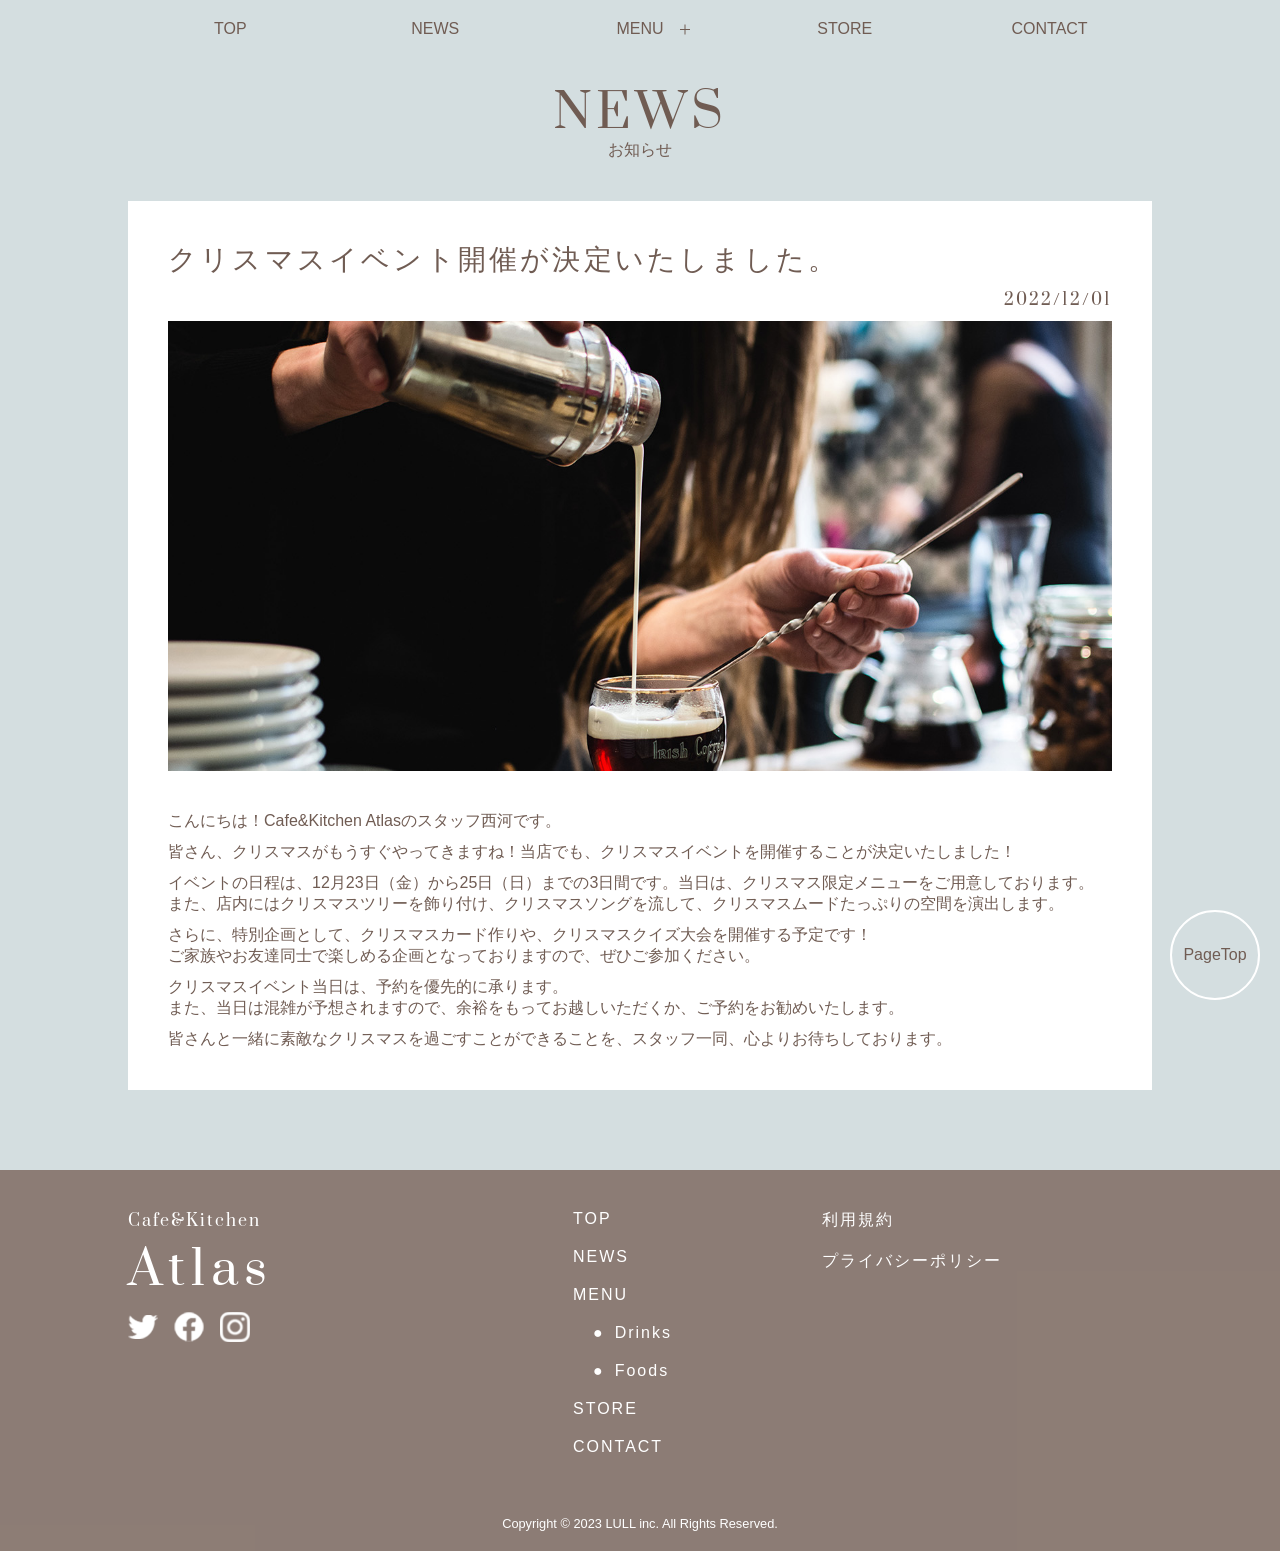
<file: news/news20221201.html>
<!DOCTYPE html>
<html lang="ja">

<head>
  <meta charset="UTF-8">
  <meta http-equiv="X-UA-Compatible" content="IE=edge">
  <meta name="viewport" content="width=device-width, initial-scale=1.0">
  <title>Cafe&amp;Kitchen Atlas | NEWS</title>
  <meta name="description" content="都会の真ん中でほっと一息つけるをコンセプトにしたカフェです。">
  <link rel="icon" href="favicon.ico">
  <link rel="stylesheet" href="../css/reset.css">
  <link rel="stylesheet" href="../css/style.css">
  <link rel="stylesheet" href="../css/news.css">
  <link rel="preconnect" href="https://fonts.googleapis.com">
  <link rel="preconnect" href="https://fonts.gstatic.com" crossorigin>
  <link href="https://fonts.googleapis.com/css2?family=Prata&display=swap" rel="stylesheet">
  <script src="https://code.jquery.com/jquery-3.4.1.min.js"></script>
  <script src="../js/script.js"></script>
</head>

<body>
  <header class="header-painted">
    <nav class="g-navi">
      <div class="container nav-wrapper">
        <ul>
          <li class="nav-item"><a href="../index.html#main-visual">TOP</a></li>
          <li class="nav-item"><a href="../index.html#news">NEWS</a></li>
          <li class="nav-item">
            <p class="accordion-title">MENU</p>
            <ul class="accordion-content">
              <li class="accordion-lists"><a href="../menu-drinks.html">Drinks</a></li>
              <li class="accordion-lists"><a href="../menu-foods.html">Foods</a></li>
            </ul>
          </li>
          <li class="nav-item"><a href="../index.html#store">STORE</a></li>
          <li class="nav-item"><a href="../contact.html">CONTACT</a></li>
        </ul>
      </div>
    </nav>
    <nav class="g-navi-sp">
      <div class="sp-logo">
        <p class="logo-title">Cafe&amp;Kitchen Atlas</p>
      </div>
      <div class="menu-trigger">
        <span></span>
        <span></span>
        <span></span>
      </div>
    </nav>
  </header>
  <section class="news">
    <div class="container">
      <div class="title">
        <h2>NEWS</h2>
        <p class="ja-title">お知らせ</p>
      </div>
      <div class="news-details">
        <div class="news-details-text">
          <h3 class="news-title">クリスマスイベント開催が決定いたしました。</h3>
          <span class="news-number">2022/12/01</span>
        </div>
        <div class="news-main-image">
          <img src="../image/news/news_main20221201.jpg" alt="クリスマスイベント開催のお知らせメインイメージ">
        </div>
        <div class="news-details-main">
          <p>こんにちは！Cafe&amp;Kitchen Atlasのスタッフ西河です。</p>
          <p>皆さん、クリスマスがもうすぐやってきますね！当店でも、クリスマスイベントを開催することが決定いたしました！</p>
          <p>イベントの日程は、12月23日（金）から25日（日）までの3日間です。当日は、クリスマス限定メニューをご用意しております。<br>
            また、店内にはクリスマスツリーを飾り付け、クリスマスソングを流して、クリスマスムードたっぷりの空間を演出します。</p>
          <p>さらに、特別企画として、クリスマスカード作りや、クリスマスクイズ大会を開催する予定です！<br>
            ご家族やお友達同士で楽しめる企画となっておりますので、ぜひご参加ください。</p>
          <p>クリスマスイベント当日は、予約を優先的に承ります。<br>
            また、当日は混雑が予想されますので、余裕をもってお越しいただくか、ご予約をお勧めいたします。</p>
          <p>皆さんと一緒に素敵なクリスマスを過ごすことができることを、スタッフ一同、心よりお待ちしております。</p>
        </div>
      </div>
    </div>
  </section>
  <footer>
    <div class="container">
      <div class="footer-content">
        <div class="logo-wrapper">
          <a href="../index.html" class="logo"><span class="cafe-kitchen">Cafe&amp;Kitchen</span>Atlas</a>
          <div class="sns-block">
            <a class="mark" href="https://twitter.com/" target="_blank">
              <img class="sns-mark" src="../image/twitter.png" alt="twitter">
            </a>
            <a class="mark" href="https://www.facebook.com/" target="_blank">
              <img class="sns-mark" src="../image/facebook.png" alt="facebook">
            </a>
            <a class="mark" href="https://www.instagram.com/" target="_blank">
              <img class="sns-mark" src="../image/instagram.png" alt="instagram">
            </a>
          </div>
        </div>
        <div class="footer-menu">
          <ul>
            <li class="nav-item"><a href="../index.html">TOP</a></li>
            <li class="nav-item"><a href="../index.html#news">NEWS</a></li>
            <li class="nav-item">
              <p class="">MENU</p>
              <ul class="footer-menu-contents">
                <li class=""><a href="../menu-drinks.html">Drinks</a></li>
                <li class=""><a href="../menu-foods.html">Foods</a></li>
              </ul>
            </li>
            <li class="nav-item"><a href="../index.html#store">STORE</a></li>
            <li class="nav-item"><a href="../contact.html">CONTACT</a></li>
          </ul>
        </div>
        <div class="footer-menu">
          <ul>
            <li><a href="../legal/tos.html">利用規約</a></li>
            <li><a href="../legal/privacy.html">プライバシーポリシー</a></li>
          </ul>
        </div>
      </div>
      <small>
        Copyright &copy; 2023 LULL inc. All Rights Reserved.
      </small>
    </div>
    <p id="page-top"><a href="#">PageTop</a></p>
  </footer>
</body>

</html>
</file>
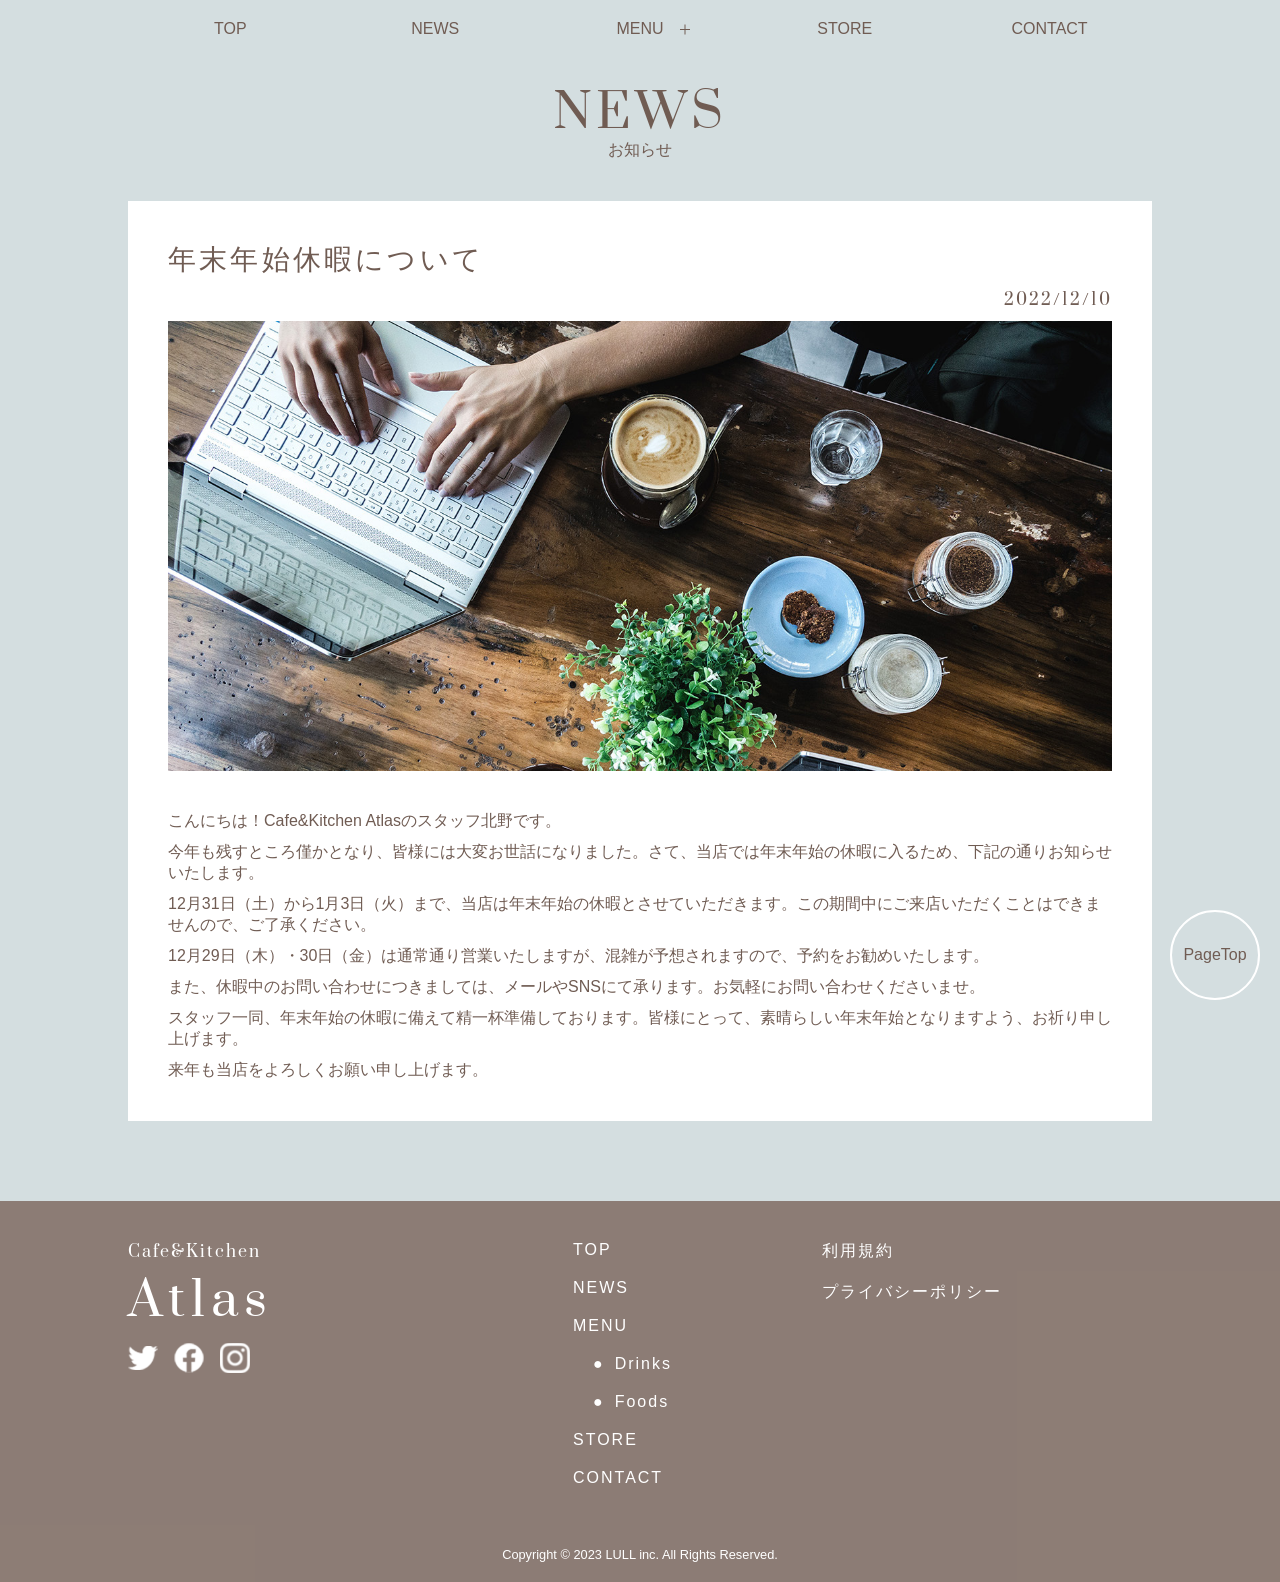
<file: news/news20221210.html>
<!DOCTYPE html>
<html lang="ja">

<head>
  <meta charset="UTF-8">
  <meta http-equiv="X-UA-Compatible" content="IE=edge">
  <meta name="viewport" content="width=device-width, initial-scale=1.0">
  <title>Cafe&amp;Kitchen Atlas | NEWS</title>
  <meta name="description" content="都会の真ん中でほっと一息つけるをコンセプトにしたカフェです。">
  <link rel="icon" href="favicon.ico">
  <link rel="stylesheet" href="../css/reset.css">
  <link rel="stylesheet" href="../css/style.css">
  <link rel="stylesheet" href="../css/news.css">
  <link rel="preconnect" href="https://fonts.googleapis.com">
  <link rel="preconnect" href="https://fonts.gstatic.com" crossorigin>
  <link href="https://fonts.googleapis.com/css2?family=Prata&display=swap" rel="stylesheet">
  <script src="https://code.jquery.com/jquery-3.4.1.min.js"></script>
  <script src="../js/script.js"></script>
</head>

<body>
  <header class="header-painted">
    <nav class="g-navi">
      <div class="container nav-wrapper">
        <ul>
          <li class="nav-item"><a href="../index.html#main-visual">TOP</a></li>
          <li class="nav-item"><a href="../index.html#news">NEWS</a></li>
          <li class="nav-item">
            <p class="accordion-title">MENU</p>
            <ul class="accordion-content">
              <li class="accordion-lists"><a href="../menu-drinks.html">Drinks</a></li>
              <li class="accordion-lists"><a href="../menu-foods.html">Foods</a></li>
            </ul>
          </li>
          <li class="nav-item"><a href="../index.html#store">STORE</a></li>
          <li class="nav-item"><a href="../contact.html">CONTACT</a></li>
        </ul>
      </div>
    </nav>
    <nav class="g-navi-sp">
      <div class="sp-logo">
        <p class="logo-title">Cafe&amp;Kitchen Atlas</p>
      </div>
      <div class="menu-trigger">
        <span></span>
        <span></span>
        <span></span>
      </div>
    </nav>
  </header>
  <section class="news">
    <div class="container">
      <div class="title">
        <h2>NEWS</h2>
        <p class="ja-title">お知らせ</p>
      </div>
      <div class="news-details">
        <div class="news-details-text">
          <h3 class="news-title">年末年始休暇について</h3>
          <span class="news-number">2022/12/10</span>
        </div>
        <div class="news-main-image">
          <img src="../image/news/news_main20221210.jpg" alt="年末年始休暇についてメインイメージ">
        </div>
        <div class="news-details-main">
          <p>こんにちは！Cafe&amp;Kitchen Atlasのスタッフ北野です。</p>
          <p>今年も残すところ僅かとなり、皆様には大変お世話になりました。さて、当店では年末年始の休暇に入るため、下記の通りお知らせいたします。</p>
          <p>12月31日（土）から1月3日（火）まで、当店は年末年始の休暇とさせていただきます。この期間中にご来店いただくことはできませんので、ご了承ください。</p>
          <p>12月29日（木）・30日（金）は通常通り営業いたしますが、混雑が予想されますので、予約をお勧めいたします。</p>
          <p>また、休暇中のお問い合わせにつきましては、メールやSNSにて承ります。お気軽にお問い合わせくださいませ。</p>
          <p>スタッフ一同、年末年始の休暇に備えて精一杯準備しております。皆様にとって、素晴らしい年末年始となりますよう、お祈り申し上げます。</p>
          <p>来年も当店をよろしくお願い申し上げます。</p>
        </div>
      </div>
    </div>
  </section>
  <footer>
    <div class="container">
      <div class="footer-content">
        <div class="logo-wrapper">
          <a href="../index.html" class="logo"><span class="cafe-kitchen">Cafe&amp;Kitchen</span>Atlas</a>
          <div class="sns-block">
            <a class="mark" href="https://twitter.com/" target="_blank">
              <img class="sns-mark" src="../image/twitter.png" alt="twitter">
            </a>
            <a class="mark" href="https://www.facebook.com/" target="_blank">
              <img class="sns-mark" src="../image/facebook.png" alt="facebook">
            </a>
            <a class="mark" href="https://www.instagram.com/" target="_blank">
              <img class="sns-mark" src="../image/instagram.png" alt="instagram">
            </a>
          </div>
        </div>
        <div class="footer-menu">
          <ul>
            <li class="nav-item"><a href="../index.html">TOP</a></li>
            <li class="nav-item"><a href="../index.html#news">NEWS</a></li>
            <li class="nav-item">
              <p class="">MENU</p>
              <ul class="footer-menu-contents">
                <li class=""><a href="../menu-drinks.html">Drinks</a></li>
                <li class=""><a href="../menu-foods.html">Foods</a></li>
              </ul>
            </li>
            <li class="nav-item"><a href="../index.html#store">STORE</a></li>
            <li class="nav-item"><a href="../contact.html">CONTACT</a></li>
          </ul>
        </div>
        <div class="footer-menu">
          <ul>
            <li><a href="../legal/tos.html">利用規約</a></li>
            <li><a href="../legal/privacy.html">プライバシーポリシー</a></li>
          </ul>
        </div>
      </div>
      <small>
        Copyright &copy; 2023 LULL inc. All Rights Reserved.
      </small>
    </div>
    <p id="page-top"><a href="#">PageTop</a></p>
  </footer>
</body>

</html>
</file>
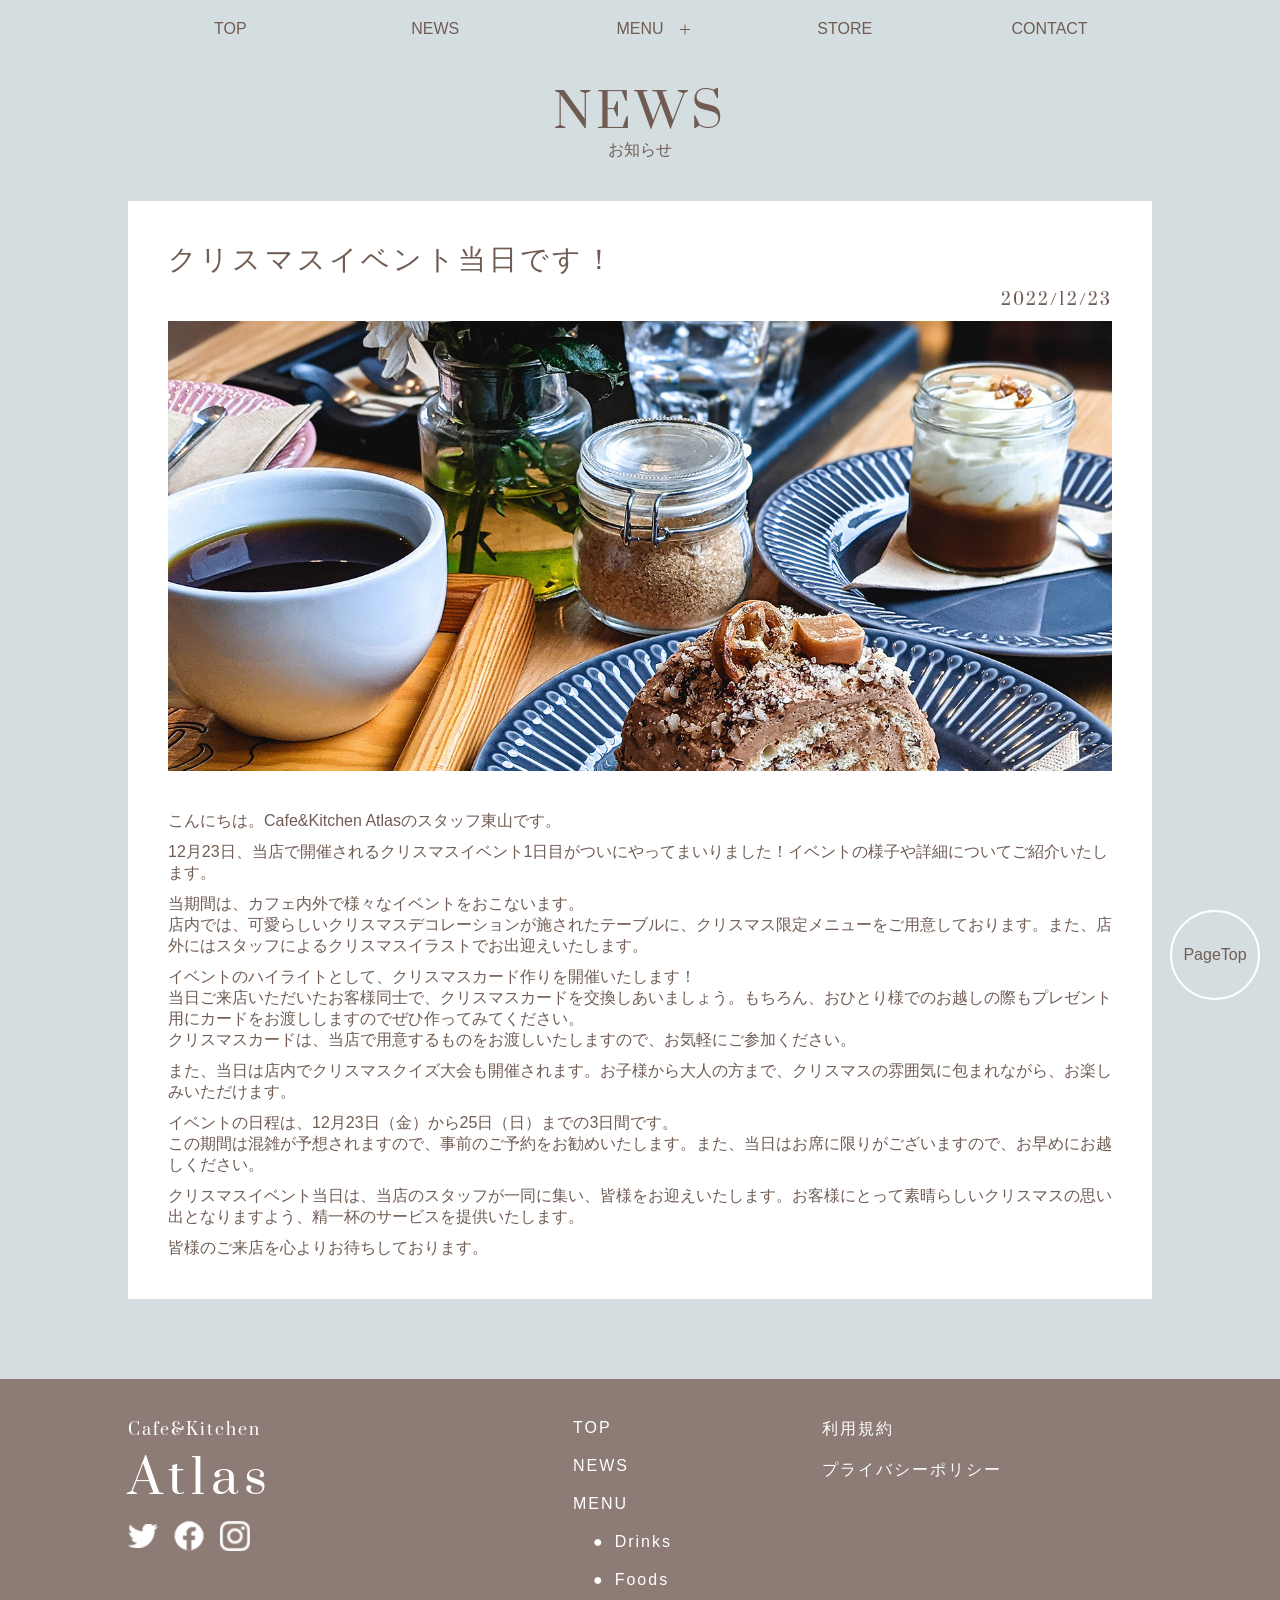
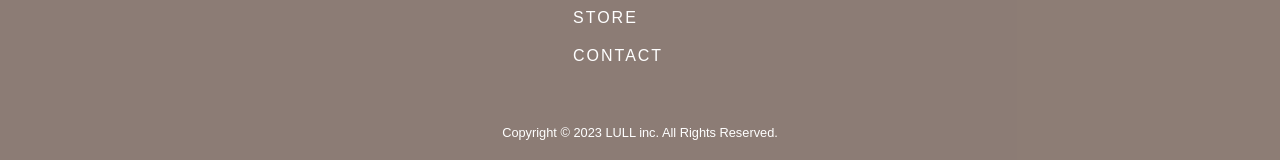
<file: news/news20221223.html>
<!DOCTYPE html>
<html lang="ja">

<head>
  <meta charset="UTF-8">
  <meta http-equiv="X-UA-Compatible" content="IE=edge">
  <meta name="viewport" content="width=device-width, initial-scale=1.0">
  <title>Cafe&amp;Kitchen Atlas | NEWS</title>
  <meta name="description" content="都会の真ん中でほっと一息つけるをコンセプトにしたカフェです。">
  <link rel="icon" href="favicon.ico">
  <link rel="stylesheet" href="../css/reset.css">
  <link rel="stylesheet" href="../css/style.css">
  <link rel="stylesheet" href="../css/news.css">
  <link rel="preconnect" href="https://fonts.googleapis.com">
  <link rel="preconnect" href="https://fonts.gstatic.com" crossorigin>
  <link href="https://fonts.googleapis.com/css2?family=Prata&display=swap" rel="stylesheet">
  <script src="https://code.jquery.com/jquery-3.4.1.min.js"></script>
  <script src="../js/script.js"></script>
</head>

<body>
  <header class="header-painted">
    <nav class="g-navi">
      <div class="container nav-wrapper">
        <ul>
          <li class="nav-item"><a href="../index.html#main-visual">TOP</a></li>
          <li class="nav-item"><a href="../index.html#news">NEWS</a></li>
          <li class="nav-item">
            <p class="accordion-title">MENU</p>
            <ul class="accordion-content">
              <li class="accordion-lists"><a href="../menu-drinks.html">Drinks</a></li>
              <li class="accordion-lists"><a href="../menu-foods.html">Foods</a></li>
            </ul>
          </li>
          <li class="nav-item"><a href="../index.html#store">STORE</a></li>
          <li class="nav-item"><a href="../contact.html">CONTACT</a></li>
        </ul>
      </div>
    </nav>
    <nav class="g-navi-sp">
      <div class="sp-logo">
        <p class="logo-title">Cafe&amp;Kitchen Atlas</p>
      </div>
      <div class="menu-trigger">
        <span></span>
        <span></span>
        <span></span>
      </div>
    </nav>
  </header>
  <section class="news">
    <div class="container">
      <div class="title">
        <h2>NEWS</h2>
        <p class="ja-title">お知らせ</p>
      </div>
      <div class="news-details">
        <div class="news-details-text">
          <h3 class="news-title">クリスマスイベント当日です！</h3>
          <span class="news-number">2022/12/23</span>
        </div>
        <div class="news-main-image">
          <img src="../image/news/news_main20221223.jpg" alt="クリスマスイベント当日メインイメージ">
        </div>
        <div class="news-details-main">
          <p>こんにちは。Cafe&amp;Kitchen Atlasのスタッフ東山です。</p>
          <p>12月23日、当店で開催されるクリスマスイベント1日目がついにやってまいりました！イベントの様子や詳細についてご紹介いたします。</p>
          <p>当期間は、カフェ内外で様々なイベントをおこないます。<br>
            店内では、可愛らしいクリスマスデコレーションが施されたテーブルに、クリスマス限定メニューをご用意しております。また、店外にはスタッフによるクリスマスイラストでお出迎えいたします。</p>
          <p>イベントのハイライトとして、クリスマスカード作りを開催いたします！<br>
            当日ご来店いただいたお客様同士で、クリスマスカードを交換しあいましょう。もちろん、おひとり様でのお越しの際もプレゼント用にカードをお渡ししますのでぜひ作ってみてください。<br>
            クリスマスカードは、当店で用意するものをお渡しいたしますので、お気軽にご参加ください。</p>
          <p>また、当日は店内でクリスマスクイズ大会も開催されます。お子様から大人の方まで、クリスマスの雰囲気に包まれながら、お楽しみいただけます。</p>
          <p>イベントの日程は、12月23日（金）から25日（日）までの3日間です。<br>
            この期間は混雑が予想されますので、事前のご予約をお勧めいたします。また、当日はお席に限りがございますので、お早めにお越しください。</p>
          <p>クリスマスイベント当日は、当店のスタッフが一同に集い、皆様をお迎えいたします。お客様にとって素晴らしいクリスマスの思い出となりますよう、精一杯のサービスを提供いたします。</p>
          <p>皆様のご来店を心よりお待ちしております。</p>
        </div>
      </div>
    </div>
  </section>
  <footer>
    <div class="container">
      <div class="footer-content">
        <div class="logo-wrapper">
          <a href="../index.html" class="logo"><span class="cafe-kitchen">Cafe&amp;Kitchen</span>Atlas</a>
          <div class="sns-block">
            <a class="mark" href="https://twitter.com/" target="_blank">
              <img class="sns-mark" src="../image/twitter.png" alt="twitter">
            </a>
            <a class="mark" href="https://www.facebook.com/" target="_blank">
              <img class="sns-mark" src="../image/facebook.png" alt="facebook">
            </a>
            <a class="mark" href="https://www.instagram.com/" target="_blank">
              <img class="sns-mark" src="../image/instagram.png" alt="instagram">
            </a>
          </div>
        </div>
        <div class="footer-menu">
          <ul>
            <li class="nav-item"><a href="../index.html">TOP</a></li>
            <li class="nav-item"><a href="../index.html#news">NEWS</a></li>
            <li class="nav-item">
              <p class="">MENU</p>
              <ul class="footer-menu-contents">
                <li class=""><a href="../menu-drinks.html">Drinks</a></li>
                <li class=""><a href="../menu-foods.html">Foods</a></li>
              </ul>
            </li>
            <li class="nav-item"><a href="../index.html#store">STORE</a></li>
            <li class="nav-item"><a href="../contact.html">CONTACT</a></li>
          </ul>
        </div>
        <div class="footer-menu">
          <ul>
            <li><a href="../legal/tos.html">利用規約</a></li>
            <li><a href="../legal/privacy.html">プライバシーポリシー</a></li>
          </ul>
        </div>
      </div>
      <small>
        Copyright &copy; 2023 LULL inc. All Rights Reserved.
      </small>
    </div>
    <p id="page-top"><a href="#">PageTop</a></p>
  </footer>
</body>

</html>
</file>
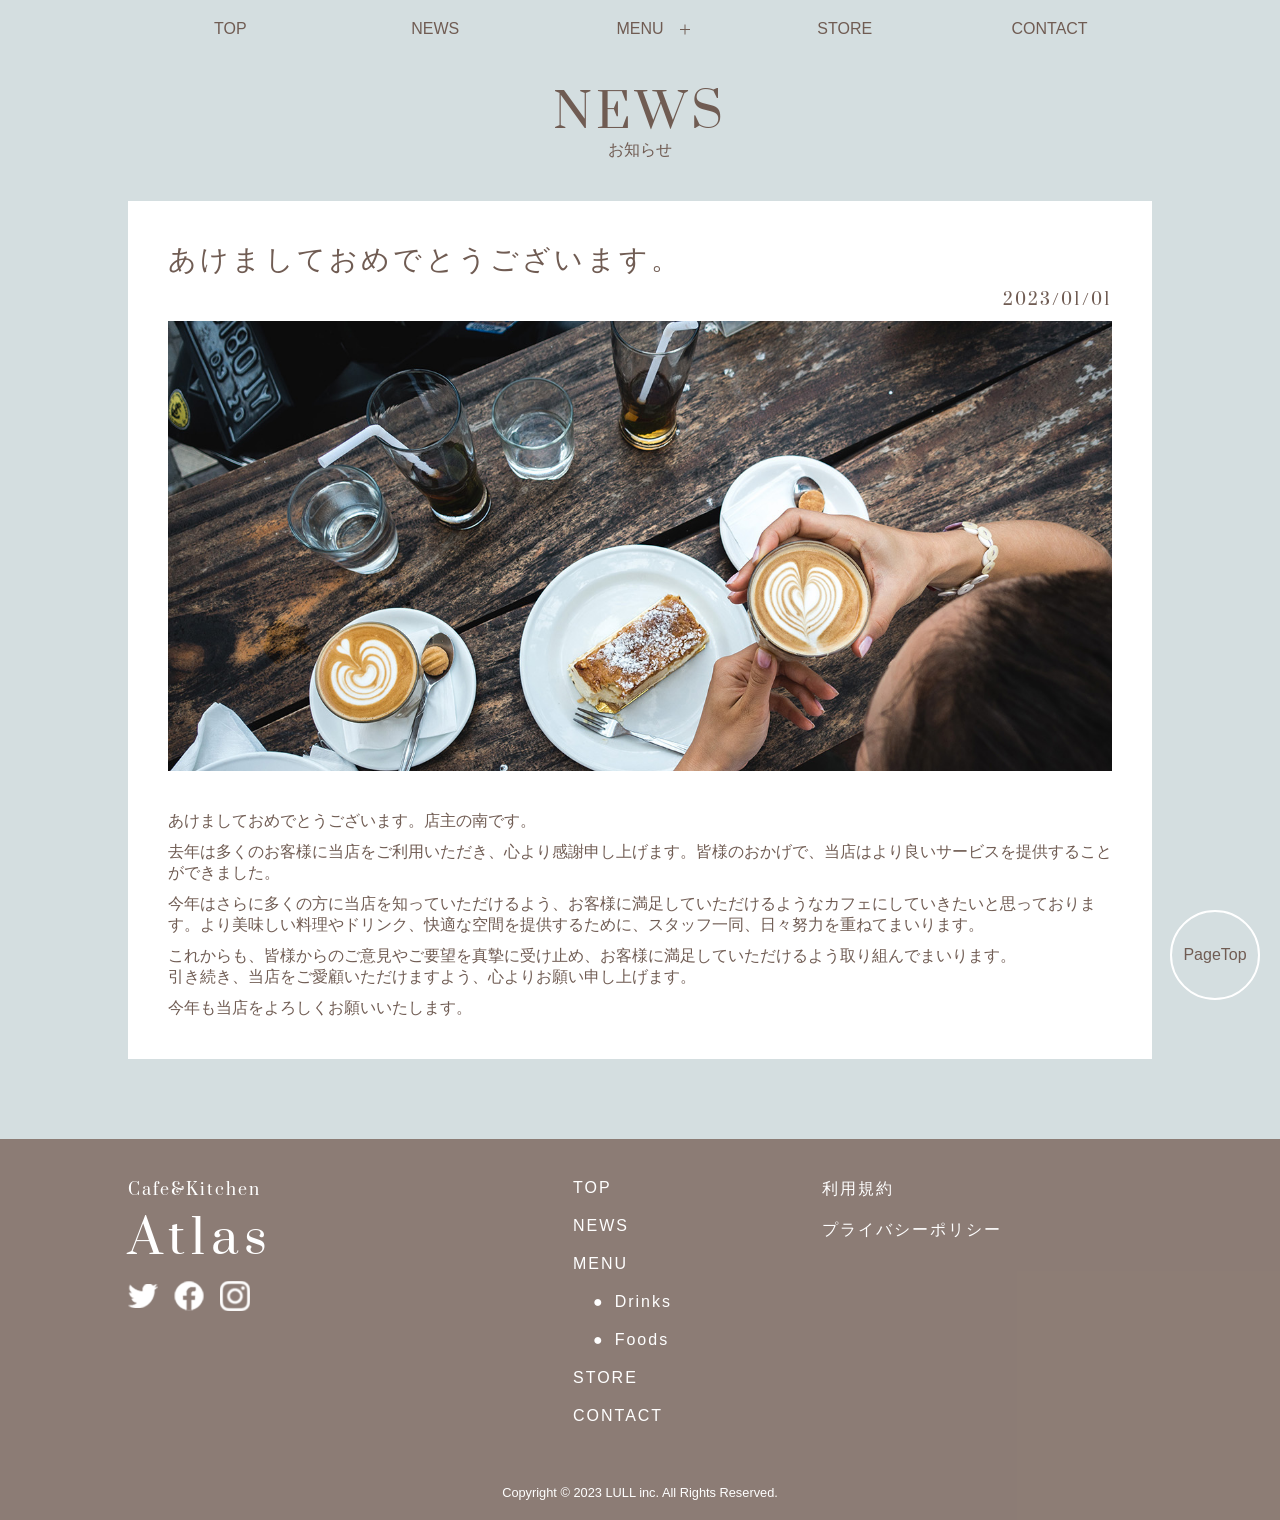
<file: news/news20230101.html>
<!DOCTYPE html>
<html lang="ja">

<head>
  <meta charset="UTF-8">
  <meta http-equiv="X-UA-Compatible" content="IE=edge">
  <meta name="viewport" content="width=device-width, initial-scale=1.0">
  <title>Cafe&amp;Kitchen Atlas | NEWS</title>
  <meta name="description" content="都会の真ん中でほっと一息つけるをコンセプトにしたカフェです。">
  <link rel="icon" href="favicon.ico">
  <link rel="stylesheet" href="../css/reset.css">
  <link rel="stylesheet" href="../css/style.css">
  <link rel="stylesheet" href="../css/news.css">
  <link rel="preconnect" href="https://fonts.googleapis.com">
  <link rel="preconnect" href="https://fonts.gstatic.com" crossorigin>
  <link href="https://fonts.googleapis.com/css2?family=Prata&display=swap" rel="stylesheet">
  <script src="https://code.jquery.com/jquery-3.4.1.min.js"></script>
  <script src="../js/script.js"></script>
</head>

<body>
  <header class="header-painted">
    <nav class="g-navi">
      <div class="container nav-wrapper">
        <ul>
          <li class="nav-item"><a href="../index.html#main-visual">TOP</a></li>
          <li class="nav-item"><a href="../index.html#news">NEWS</a></li>
          <li class="nav-item">
            <p class="accordion-title">MENU</p>
            <ul class="accordion-content">
              <li class="accordion-lists"><a href="../menu-drinks.html">Drinks</a></li>
              <li class="accordion-lists"><a href="../menu-foods.html">Foods</a></li>
            </ul>
          </li>
          <li class="nav-item"><a href="../index.html#store">STORE</a></li>
          <li class="nav-item"><a href="../contact.html">CONTACT</a></li>
        </ul>
      </div>
    </nav>
    <nav class="g-navi-sp">
      <div class="sp-logo">
        <p class="logo-title">Cafe&amp;Kitchen Atlas</p>
      </div>
      <div class="menu-trigger">
        <span></span>
        <span></span>
        <span></span>
      </div>
    </nav>
  </header>
  <section class="news">
    <div class="container">
      <div class="title">
        <h2>NEWS</h2>
        <p class="ja-title">お知らせ</p>
      </div>
      <div class="news-details">
        <div class="news-details-text">
          <h3 class="news-title">あけましておめでとうございます。</h3>
          <span class="news-number">2023/01/01</span>
        </div>
        <div class="news-main-image">
          <img src="../image/news/news_main20230101.jpg" alt="Cafe&amp;Kitchen Atlas新年のあいさつメインイメージ">
        </div>
        <div class="news-details-main">
          <p>あけましておめでとうございます。店主の南です。</p>
          <p>去年は多くのお客様に当店をご利用いただき、心より感謝申し上げます。皆様のおかげで、当店はより良いサービスを提供することができました。</p>
          <p>
            今年はさらに多くの方に当店を知っていただけるよう、お客様に満足していただけるようなカフェにしていきたいと思っております。より美味しい料理やドリンク、快適な空間を提供するために、スタッフ一同、日々努力を重ねてまいります。
          </p>
          <p>これからも、皆様からのご意見やご要望を真摯に受け止め、お客様に満足していただけるよう取り組んでまいります。<br>
            引き続き、当店をご愛顧いただけますよう、心よりお願い申し上げます。</p>
          <p>今年も当店をよろしくお願いいたします。</p>
        </div>
      </div>
  </section>
  <footer>
    <div class="container">
      <div class="footer-content">
        <div class="logo-wrapper">
          <a href="../index.html" class="logo"><span class="cafe-kitchen">Cafe&amp;Kitchen</span>Atlas</a>
          <div class="sns-block">
            <a class="mark" href="https://twitter.com/" target="_blank">
              <img class="sns-mark" src="../image/twitter.png" alt="twitter">
            </a>
            <a class="mark" href="https://www.facebook.com/" target="_blank">
              <img class="sns-mark" src="../image/facebook.png" alt="facebook">
            </a>
            <a class="mark" href="https://www.instagram.com/" target="_blank">
              <img class="sns-mark" src="../image/instagram.png" alt="instagram">
            </a>
          </div>
        </div>
        <div class="footer-menu">
          <ul>
            <li class="nav-item"><a href="../index.html">TOP</a></li>
            <li class="nav-item"><a href="../index.html#news">NEWS</a></li>
            <li class="nav-item">
              <p class="">MENU</p>
              <ul class="footer-menu-contents">
                <li class=""><a href="../menu-drinks.html">Drinks</a></li>
                <li class=""><a href="../menu-foods.html">Foods</a></li>
              </ul>
            </li>
            <li class="nav-item"><a href="../index.html#store">STORE</a></li>
            <li class="nav-item"><a href="../contact.html">CONTACT</a></li>
          </ul>
        </div>
        <div class="footer-menu">
          <ul>
            <li><a href="../legal/tos.html">利用規約</a></li>
            <li><a href="../legal/privacy.html">プライバシーポリシー</a></li>
          </ul>
        </div>
      </div>
      <small>
        Copyright &copy; 2023 LULL inc. All Rights Reserved.
      </small>
    </div>
    <p id="page-top"><a href="#">PageTop</a></p>
  </footer>
</body>

</html>
</file>
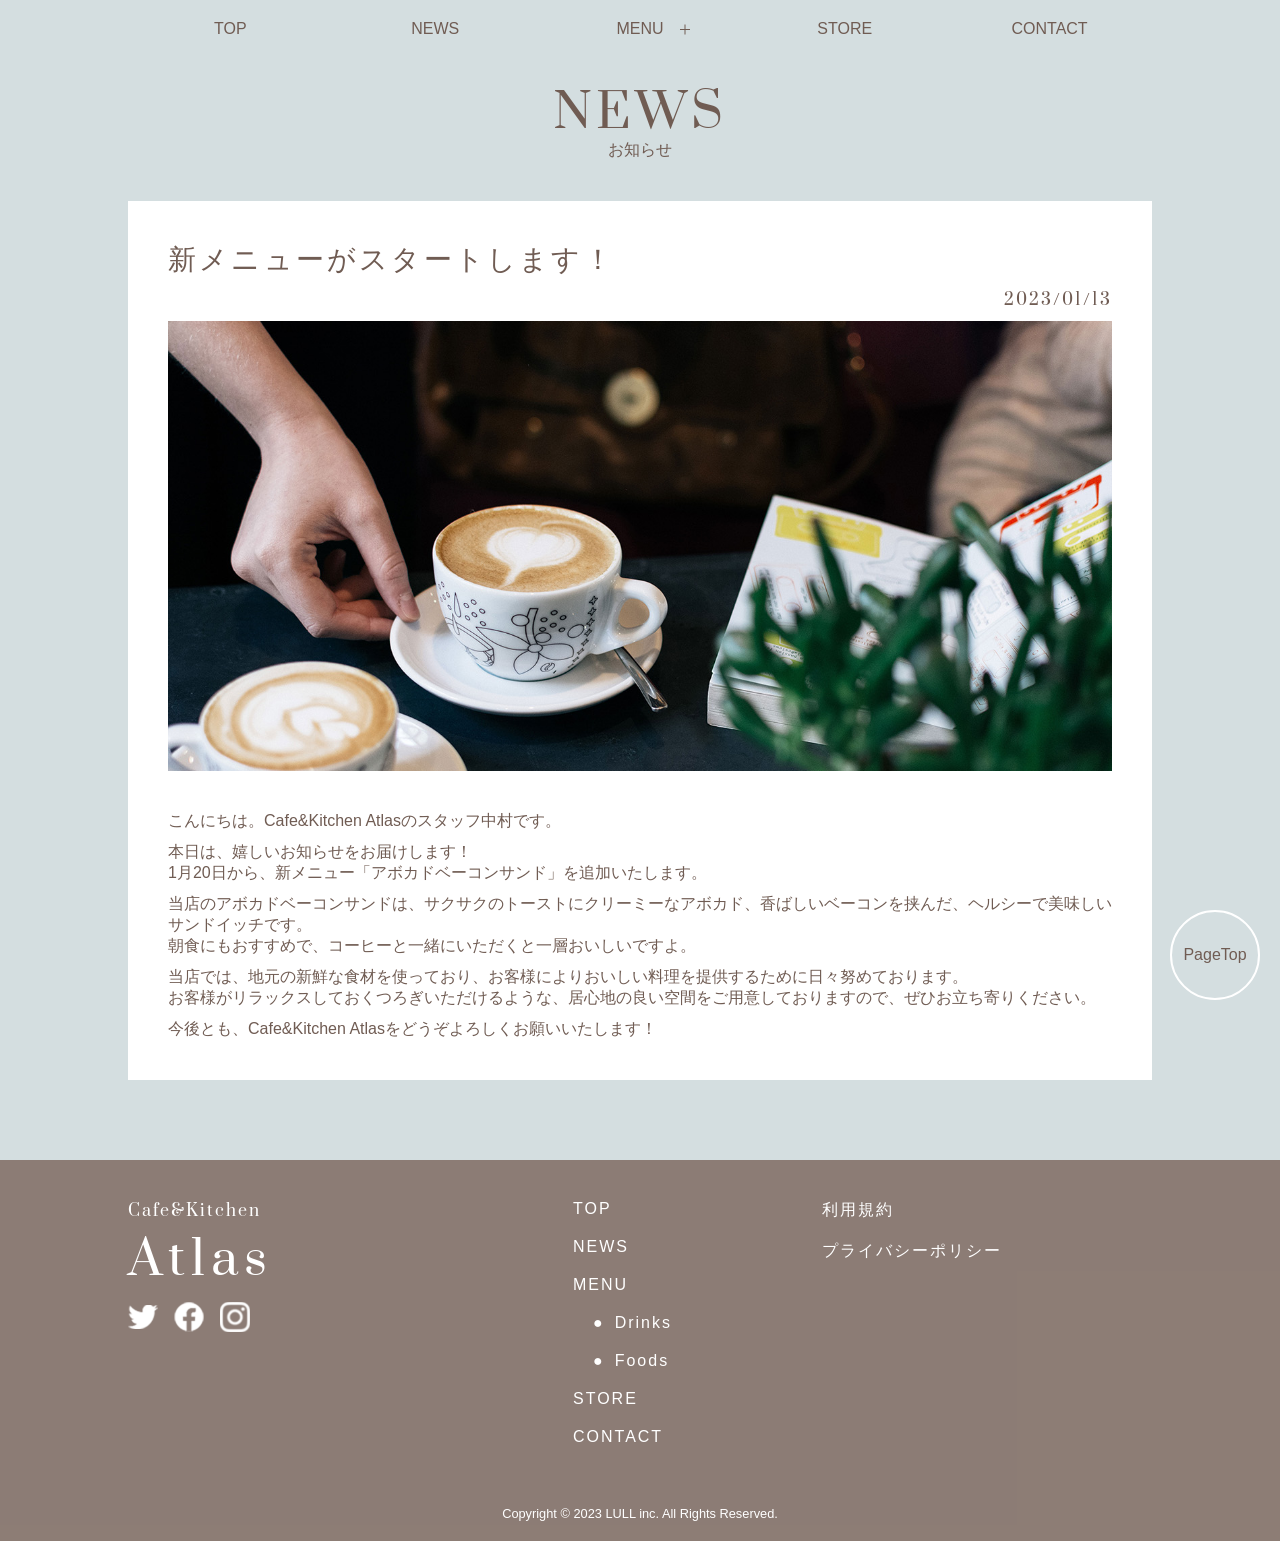
<file: news/news20230113.html>
<!DOCTYPE html>
<html lang="ja">

<head>
  <meta charset="UTF-8">
  <meta http-equiv="X-UA-Compatible" content="IE=edge">
  <meta name="viewport" content="width=device-width, initial-scale=1.0">
  <title>Cafe&amp;Kitchen Atlas | NEWS</title>
  <meta name="description" content="都会の真ん中でほっと一息つけるをコンセプトにしたカフェです。">
  <link rel="icon" href="favicon.ico">
  <link rel="stylesheet" href="../css/reset.css">
  <link rel="stylesheet" href="../css/style.css">
  <link rel="stylesheet" href="../css/news.css">
  <link rel="preconnect" href="https://fonts.googleapis.com">
  <link rel="preconnect" href="https://fonts.gstatic.com" crossorigin>
  <link href="https://fonts.googleapis.com/css2?family=Prata&display=swap" rel="stylesheet">
  <script src="https://code.jquery.com/jquery-3.4.1.min.js"></script>
  <script src="../js/script.js"></script>
</head>

<body>
  <header class="header-painted">
    <nav class="g-navi">
      <div class="container nav-wrapper">
        <ul>
          <li class="nav-item"><a href="../index.html#main-visual">TOP</a></li>
          <li class="nav-item"><a href="../index.html#news">NEWS</a></li>
          <li class="nav-item">
            <p class="accordion-title">MENU</p>
            <ul class="accordion-content">
              <li class="accordion-lists"><a href="../menu-drinks.html">Drinks</a></li>
              <li class="accordion-lists"><a href="../menu-foods.html">Foods</a></li>
            </ul>
          </li>
          <li class="nav-item"><a href="../index.html#store">STORE</a></li>
          <li class="nav-item"><a href="../contact.html">CONTACT</a></li>
        </ul>
      </div>
    </nav>
    <nav class="g-navi-sp">
      <div class="sp-logo">
        <p class="logo-title">Cafe&amp;Kitchen Atlas</p>
      </div>
      <div class="menu-trigger">
        <span></span>
        <span></span>
        <span></span>
      </div>
    </nav>
  </header>
  <section class="news">
    <div class="container">
      <div class="title">
        <h2>NEWS</h2>
        <p class="ja-title">お知らせ</p>
      </div>
      <div class="news-details">
        <div class="news-details-text">
          <h3 class="news-title">新メニューがスタートします！</h3>
          <span class="news-number">2023/01/13</span>
        </div>
        <div class="news-main-image">
          <img src="../image/news/news_main20230113.jpg" alt="Cafe&amp;Kitchen Atlas新メニュー紹介メインイメージ">
        </div>
        <div class="news-details-main">
          <p>こんにちは。Cafe&amp;Kitchen Atlasのスタッフ中村です。</p>
          <p>本日は、嬉しいお知らせをお届けします！<br>1月20日から、新メニュー「アボカドベーコンサンド」を追加いたします。</p>
          <p>当店のアボカドベーコンサンドは、サクサクのトーストにクリーミーなアボカド、香ばしいベーコンを挟んだ、ヘルシーで美味しいサンドイッチです。<br>朝食にもおすすめで、コーヒーと一緒にいただくと一層おいしいですよ。
          </p>
          <p>
            当店では、地元の新鮮な食材を使っており、お客様によりおいしい料理を提供するために日々努めております。<br>お客様がリラックスしておくつろぎいただけるような、居心地の良い空間をご用意しておりますので、ぜひお立ち寄りください。
          </p>
          <p>今後とも、Cafe&amp;Kitchen Atlasをどうぞよろしくお願いいたします！</p>
        </div>
      </div>
  </section>
  <footer>
    <div class="container">
      <div class="footer-content">
        <div class="logo-wrapper">
          <a href="../index.html" class="logo"><span class="cafe-kitchen">Cafe&amp;Kitchen</span>Atlas</a>
          <div class="sns-block">
            <a class="mark" href="https://twitter.com/" target="_blank">
              <img class="sns-mark" src="../image/twitter.png" alt="twitter">
            </a>
            <a class="mark" href="https://www.facebook.com/" target="_blank">
              <img class="sns-mark" src="../image/facebook.png" alt="facebook">
            </a>
            <a class="mark" href="https://www.instagram.com/" target="_blank">
              <img class="sns-mark" src="../image/instagram.png" alt="instagram">
            </a>
          </div>
        </div>
        <div class="footer-menu">
          <ul>
            <li class="nav-item"><a href="../index.html">TOP</a></li>
            <li class="nav-item"><a href="../index.html#news">NEWS</a></li>
            <li class="nav-item">
              <p class="">MENU</p>
              <ul class="footer-menu-contents">
                <li class=""><a href="../menu-drinks.html">Drinks</a></li>
                <li class=""><a href="../menu-foods.html">Foods</a></li>
              </ul>
            </li>
            <li class="nav-item"><a href="../index.html#store">STORE</a></li>
            <li class="nav-item"><a href="../contact.html">CONTACT</a></li>
          </ul>
        </div>
        <div class="footer-menu">
          <ul>
            <li><a href="../legal/tos.html">利用規約</a></li>
            <li><a href="../legal/privacy.html">プライバシーポリシー</a></li>
          </ul>
        </div>
      </div>
      <small>
        Copyright &copy; 2023 LULL inc. All Rights Reserved.
      </small>
    </div>
    <p id="page-top"><a href="#">PageTop</a></p>
  </footer>
</body>

</html>
</file>
<file: css/style.css>
@charset "UTF-8";

/*************************
共通パーツ
**************************/
html {
  font-size: 16px;
}

body {
  color: #705c53;
  font-size: 1rem;
  font-family: "YuGothic", Yu Gothic, sans-serif;
}

ul,
li,
ol {
  list-style-type: none;
}

a {
  text-decoration: none;
  transition: 0.5s;
  -webkit-transition: 0.5s;
  -moz-transition: 0.5s;
  -ms-transition: 0.5s;
  -o-transition: 0.5s;
}

a:hover {
  transition: 0.3s;
  -webkit-transition: 0.3s;
  -moz-transition: 0.3s;
  -ms-transition: 0.3s;
  -o-transition: 0.3s;
}

.container {
  max-width: 1024px;
  width: 90%;
  margin: 0 auto;
}

h1 {
  font-family: 'Prata', cursive;
  font-size: 4rem;
  letter-spacing: 10px;
  color: #fff;
  font-weight: normal;
}

h1 span {
  display: block;
  letter-spacing: 5px;
  font-size: 1.2rem;
}

#concept,
#news,
#menu,
#package,
#store,
#contact,
#privacy,
#tos {
  padding: 80px 0;
}

h2 {
  font-size: 3rem;
  margin-bottom: -5px;
  font-family: 'Prata', cursive;
  font-weight: normal;
  letter-spacing: 4px;
  color: #705c53;
}

.ja-title {
  font-size: 1rem;
  color: #705c53;
}

.title {
  text-align: center;
  margin-bottom: 40px;
}

.news-wrapper,
.package-wrapper,
.store-wrapper {
  display: flex;
  flex-wrap: nowrap;
  justify-content: space-between;
}

/*************************
グローバルナビゲーション
**************************/
header {
  position: fixed;
  top: 0;
  width: 100%;
  z-index: 999;
  /* ヘッダーを最前面に表示するための設定 */
}

.g-navi-sp {
  display: none;
}

.g-navi {
  position: absolute;
  width: 100%;
  display: flex;
  flex-wrap: nowrap;
  justify-content: space-around;
  align-items: center;
  transition: background-color 0.5s ease-in-out;
  -webkit-transition: background-color 0.5s ease-in-out;
  -moz-transition: background-color 0.5s ease-in-out;
  -ms-transition: background-color 0.5s ease-in-out;
  -o-transition: background-color 0.5s ease-in-out;
}

nav.scrolled {
  background: rgba(255, 255, 255, 0.8);
}

.g-navi ul {
  display: flex;
  flex-wrap: nowrap;
  justify-content: space-around;
  align-items: center;
}

.g-navi ul li {
  flex-basis: 16.6%;
  text-align: center;
}

.g-navi ul li a,
.g-navi ul li p {
  display: block;
  color: #fff;
  padding: 20px 0;
}

.g-navi ul li a.scrolled,
.g-navi ul li p.scrolled {
  display: block;
  color: #705c53;
}

/* 「メニューテキスト」にマウスオンした際のデザイン */
.g-navi ul li a:hover,
.g-navi ul li p:hover,
.g-navi ul li a.scrolled:hover {
  color: #705c53;
  background: rgba(255, 255, 255, 0.5);
  transition: 0.3s;
  -webkit-transition: 0.3s;
  -moz-transition: 0.3s;
  -ms-transition: 0.3s;
  -o-transition: 0.3s;
}

.g-navi ul li p {
  transition: 0.5s;
  -webkit-transition: 0.5s;
  -moz-transition: 0.5s;
  -ms-transition: 0.5s;
  -o-transition: 0.5s;
}

/*アコーディオンメニュー*/
.accordion-title {
  position: relative;
  margin: 0;
  font-weight: normal;
  color: #fff;
  cursor: pointer;
  padding: 20px 0;
}

.accordion-title::before {
  content: "";
  position: absolute;
  top: 50%;
  right: 35px;
  width: 10px;
  height: 1px;
  background: #fff;
  transform: rotate(90deg);
  -webkit-transform: rotate(90deg);
  -moz-transform: rotate(90deg);
  -ms-transform: rotate(90deg);
  -o-transform: rotate(90deg);
  transition: all .3s ease-in-out;
  -webkit-transition: all .3s ease-in-out;
  -moz-transition: all .3s ease-in-out;
  -ms-transition: all .3s ease-in-out;
  -o-transition: all .3s ease-in-out;
}

.accordion-title::after {
  content: "";
  position: absolute;
  top: 50%;
  right: 35px;
  opacity: 1;
  width: 10px;
  height: 1px;
  background: #fff;
  transition: all .3s ease-in-out;
  -webkit-transition: all .3s ease-in-out;
  -moz-transition: all .3s ease-in-out;
  -ms-transition: all .3s ease-in-out;
  -o-transition: all .3s ease-in-out;
}

.accordion-title:hover::before,
.accordion-title:hover::after,
.accordion-title.scrolled::before,
.accordion-title.scrolled::after,
.accordion-title.active:hover::before,
.accordion-title.active:hover::after {
  background: #705c53;
}

.accordion-title.active::before {
  transform: rotate(180deg);
  -webkit-transform: rotate(180deg);
  -moz-transform: rotate(180deg);
  -ms-transform: rotate(180deg);
  -o-transform: rotate(180deg);
}

.accordion-title.active::after {
  background: #fff;
  opacity: 0;
}

ul.accordion-content {
  position: absolute;
  z-index: 10;
  display: none;
  color: #705c53;
  width: 100%;
  transition: background-color 0.5s ease-in-out;
  -webkit-transition: background-color 0.5s ease-in-out;
  -moz-transition: background-color 0.5s ease-in-out;
  -ms-transition: background-color 0.5s ease-in-out;
  -o-transition: background-color 0.5s ease-in-out;
}

ul.accordion-content.scrolled {
  background: rgba(255, 255, 255, 0.6);
}

.accordion-content .accordion-lists {
  text-align: left;
}

.accordion-content .accordion-lists a {
  padding: 20px 0 20px 40px;
  width: 100%;
  display: block;
  color: #fff;
}

.accordion-content .accordion-lists a::before {
  content: "●";
  position: absolute;
  left: 20px;
}

/*************************
　各子ページの背景色つきヘッダー
**************************/
.header-painted .accordion-content {
  background-color: rgba(255, 255, 255, .9);
}

.header-painted .g-navi ul.accordion-content li a:hover {
  background: #d7c9bc;
}

.header-painted .g-navi ul li a,
.header-painted .g-navi ul li p {
  color: #705c53;
}

.header-painted .accordion-title::after,
.header-painted .accordion-title::before {
  background-color: #705c53;
}

/*************************
メインビジュアル
**************************/
#main-visual {
  background-image: url(../image/mv.png);
  background-repeat: no-repeat;
  background-size: cover;
  background-attachment: fixed;
  height: 95vh;
}

.mv-wrapper {
  position: relative;
}

.mv-right {
  position: absolute;
  top: 45vh;
  right: 0;
  max-width: 100%;
  text-align: center;
}

.text {
  font-size: 1rem;
  padding: 10px 0;
  letter-spacing: 4px;
  color: #fff;
  text-shadow: 0px 0px 1px #fff;
  text-align: center;
  border-top: 1px solid #fff;
  border-bottom: 1px solid #fff;
}

/*************************
NEWSエリア
**************************/
.news_bk {
  background-color: #d4dee0;
}

.news-box {
  width: 230px;
  max-width: 250px;
}

.news-box a {
  display: inline-block;
  width: 100%;
  height: 100%;
}

.news-number {
  font-size: .75rem;
  letter-spacing: 2px;
  font-family: 'Prata', cursive;
}

.news-title {
  font-size: 1rem;
  font-weight: normal;
  margin-top: 5px;
}

.news-box a img {
  transition: .4s;
  transform: scale(1);
}

.news-box a:hover img {
  transition: .1s cubic-bezier(0.45, 0, 0.55, 1);
  box-shadow: 0px 0px 15px 2px rgba(0, 0, 0, 0.3);
  transform: scale(0.95);
}

.news-box a .news-text {
  transition: .4s;
}

.news-box a:hover .news-text {
  transition: .1s cubic-bezier(0.45, 0, 0.55, 1);
  color: #000;
}

.news-text {
  padding: 0 10px;
  color: #401801;
}

.news-about {
  font-size: 1rem;
}

.news-image {
  max-width: 100%;
  border-radius: 5px;
}

/*************************
店舗(ストア)情報エリア
**************************/
#store {
  background: #f5f1e8;
}

.map-image,
.cafe-text {
  flex-basis: 48%;
}

.store-name {
  font-size: 1.25rem;
  letter-spacing: 2px;
  font-weight: bold;
  margin-bottom: 30px;
}

address {
  font-style: normal;
  letter-spacing: 1px;
  line-height: 1.8;
}

.store-address {
  color: #624649;
}

/*************************
フッターエリア
**************************/
footer {
  position: relative;
  background: bottom / cover no-repeat url("../image/footer.png") fixed;
  color: #fff;
}

footer::after {
  content: '';
  background-color: rgba(112, 92, 83, .8);
  position: absolute;
  left: 0;
  right: 0;
  top: 0;
  bottom: 0;
}

.footer-content {
  position: relative;
  display: flex;
  flex-wrap: nowrap;
  justify-content: space-around;
  margin: 0 auto;
  padding: 40px 0;
  z-index: 1;
}

.footer-content a {
  color: #fff;
}

.footer-content a:hover {
  color: #b3d9e0;
}

.logo-wrapper {
  flex-grow: 2;
}

.footer-menu {
  flex-grow: 1;
}

.logo {
  display: block;
  font-size: 3rem;
  font-family: 'Prata', cursive;
  letter-spacing: 6px;
  margin-bottom: 10px;
}

.logo .cafe-kitchen {
  display: block;
  font-size: 1rem;
  letter-spacing: 2px;
  margin-bottom: 5px;
}

.sns-block {
  display: flex;
  justify-content: flex-start;
  align-items: center;
}

.mark {
  margin-right: 1rem;
}

.mark img {
  width: 30px;
}

.footer-menu ul li {
  letter-spacing: 2px;
  margin-bottom: 20px;
}

.footer-menu ul li p {
  margin-bottom: 20px;
}

.footer-menu-contents li {
  padding-left: 30px;
}

.footer-menu-contents li a::before {
  content: "●";
  position: relative;
  left: -10px;
}

footer small {
  position: relative;
  z-index: 1;
  padding-bottom: 20px;
  display: block;
  color: #fff;
  text-align: center;
}

/*************************
　ページトップへ移動するボタン
**************************/
#page-top a {
  display: flex;
  justify-content: center;
  align-items: center;
  background: #d4dee0;
  border-radius: 50%;
  border: #fff solid 2px;
  width: 90px;
  height: 90px;
  color: #705c53;
  text-align: center;
  text-decoration: none;
  transition: all 0.3s;
  -webkit-border-radius: 50%;
  -moz-border-radius: 50%;
  -ms-border-radius: 50%;
  -o-border-radius: 50%;
}

#page-top a:hover {
  background: #705c53;
  color: #f5f1e8;
}

#page-top {
  position: fixed;
  right: 20px;
  bottom: 20px;
  z-index: 2;
  opacity: 0;
  transform: translateY(120px);
  -webkit-transform: translateY(120px);
  -moz-transform: translateY(120px);
  -ms-transform: translateY(120px);
  -o-transform: translateY(120px);
}

#page-top.moving-up {
  animation: UpAnime .5s forwards;
  -webkit-animation: UpAnime .5s forwards;
}

@keyframes UpAnime {
  from {
    opacity: 0;
    transform: translateY(120px);
    -webkit-transform: translateY(120px);
    -moz-transform: translateY(120px);
    -ms-transform: translateY(120px);
    -o-transform: translateY(120px);
  }

  to {
    opacity: 1;
    transform: translateY(0);
  }
}

#page-top.moving-down {
  animation: DownAnime .5s forwards;
  -webkit-animation: DownAnime .5s forwards;
}

@keyframes DownAnime {
  from {
    opacity: 1;
    transform: translateY(0);
  }

  to {
    opacity: 1;
    transform: translateY(120px);
    -webkit-transform: translateY(120px);
    -moz-transform: translateY(120px);
    -ms-transform: translateY(120px);
    -o-transform: translateY(120px);
  }
}

/*************************

以下、スマホ用CSS

**************************/
@media screen and (max-width:768px) {

  /*************************
  共通パーツ
  **************************/
  section {
    overflow-x: hidden;
  }

  h1 {
    font-size: 2.5rem;
    letter-spacing: 3px;
    text-align: center;
  }

  #news,
  #menu,
  #store,
  #contact {
    padding: 60px 0;
  }

  /*************************
  グローバルナビゲーション
  **************************/
  nav.scrolled {
    background: rgba(255, 255, 255, 0.9);
  }

  .g-navi {
    display: block;
    position: fixed;
    z-index: 2;
    height: 100vh;
    padding-top: 60px;
    background-color: rgba(255, 255, 255, 0.9);
    transform: translateY(-100%);
    transition: .5s ease-in-out;
    -webkit-transition: .5s ease-in-out;
    -moz-transition: .5s ease-in-out;
    -ms-transition: .5s ease-in-out;
    -o-transition: .5s ease-in-out;
  }

  .g-navi ul li a,
  .g-navi ul li p {
    display: block;
    color: #705c53;
    padding: 20px 0;
    letter-spacing: .25rem;
  }

  /* 「メニューテキスト」にマウスオンした際のデザイン */
  .g-navi ul li a:hover,
  .g-navi ul li p:hover,
  .g-navi ul li a.scrolled:hover {
    background: rgba(255, 255, 255, 0);
  }

  .g-navi ul li a.scrolled,
  .g-navi ul li p.scrolled {
    display: block;
    color: #705c53;
  }

  .g-navi ul {
    display: block;
  }

  .g-navi.active {
    transform: translateY(0%);
    transition: .5s ease-in-out;
  }

  .g-navi-sp {
    position: fixed;
    display: flex;
    justify-content: space-between;
    align-items: center;
    background-color: #705c53;
    width: 100%;
    height: 60px;
    padding: 4%;
    z-index: 3;
  }

  /*アコーディオンメニュー*/
  .accordion-title {
    position: relative;
    margin: 0;
    font-weight: normal;
    color: #fff;
    cursor: pointer;
    padding: 20px 0 10px;
  }

  .accordion-title::before,
  .accordion-title::after {
    display: none;
  }

  ul.accordion-content {
    position: relative;
    z-index: 10;
    display: block;
    color: #705c53;
    width: 100%;
  }

  .accordion-content .accordion-lists a {
    padding: 20px 0;
    color: #705c53;
    text-align: center;
  }

  ul.accordion-content.scrolled {
    background: none;
  }

  .accordion-content .accordion-lists a::before {
    content: "●";
    position: relative;
    left: -5px;
  }

  /* ロゴエリア */
  .sp-logo {
    color: #fff;
    letter-spacing: 2px;
    font-family: 'Prata', cursive;
  }

  /* ハンバーガーメニュー */
  .menu-trigger {
    position: relative;
    width: 30px;
    height: 42px;
    cursor: pointer;
  }

  .menu-trigger span {
    display: block;
    position: absolute;
    width: 30px;
    border-bottom: solid 3px #fff;
    border-radius: 3px;
    transition: .35s ease-in-out;
  }

  .menu-trigger span:nth-child(1) {
    top: 6px;
  }

  .menu-trigger span:nth-child(2) {
    top: 18px;
  }

  .menu-trigger span:nth-child(3) {
    top: 30px;
  }

  .menu-trigger.active span:nth-child(1) {
    top: 18px;
    transform: rotate(-45deg);
  }

  .menu-trigger.active span:nth-child(2),
  .menu-trigger.active span:nth-child(3) {
    top: 18px;
    transform: rotate(45deg);
  }

  /*各子ページの背景色つきヘッダー*/
  .header-painted .accordion-content {
    background-color: rgba(255, 255, 255, 0);
  }

  /*************************
  メインビジュアル
  **************************/
  #main-visual {
    background-image: url(../image/sp/mv.png);
    background-position: center;
    height: 85vh;
    max-height: inherit;
    padding-top: 60px;
  }

  .mv-wrapper {
    display: flex;
    justify-content: center;
    align-items: center;
    height: 100%;
  }

  .mv-right {
    position: relative;
    top: 0;
    right: 0;
    text-shadow: 1px 2px 10px #000;
  }

  .text {
    font-size: 1rem;
    margin-bottom: 30px;
    letter-spacing: 2px;
    text-shadow: 1px 1px 10px #000;
  }

  /*************************
  NEWSエリア
  **************************/
  .news-wrapper {
    display: block;
  }

  .news-box {
    width: 100%;
    margin-bottom: 20px;
    max-width: inherit;
  }

  .news-box a {
    display: flex;
  }

  .news-image {
    width: 40%;
  }

  .news-text {
    padding: 0 0 0 10px;
  }

  .staff-box {
    display: none;
  }

  .staff-box.active {
    display: block;
    background: none;
    padding: 0 2rem 2rem 2rem;
  }

  .staff-image {
    width: 100%;
    margin-bottom: 15px;
  }

  .staff-text {
    width: 100%;
    background: #fff0af;
    padding: 15px 10px 10px;
  }

  .staff-title {
    text-align: left;
    margin-bottom: 15px;
    line-height: 1.8;
  }

  .staff-about {
    margin-bottom: 10px;
    padding: 10px;
  }

  .slide-button {
    width: 30px;
    height: 30px;
  }

  /*************************
  店舗情報エリア
  **************************/
  .store-wrapper {
    flex-wrap: wrap;
  }

  .map-image,
  .cafe-text {
    flex-basis: 100%;
  }

  .map-image {
    height: 200px;
    margin-bottom: 30px;
  }

  .cafe-text {
    text-align: center;
  }

  .store-name {
    margin-bottom: 20px;
  }

  address {
    line-height: 2.4;
  }

  /*************************
  フッターエリア
  **************************/
  .footer-content {
    text-align: center;
    flex-wrap: wrap;
  }

  .logo-wrapper {
    flex-grow: 1;
    flex-basis: 100%;
  }

  .logo {
    font-size: 2rem;
    margin-bottom: 20px;
  }

  .sns-block {
    justify-content: center;
    margin-bottom: 40px;
  }

  .footer-menu {
    flex-basis: 100%;
    margin-bottom: 20px;
  }

  .footer-menu:last-child {
    margin-bottom: 0;
  }

  .footer-menu ul li {
    margin-bottom: 20px;
  }

  .footer-menu ul li p {
    margin-bottom: 10px;
  }

  .footer-menu-contents {
    margin-bottom: 20px;
  }

  ul.footer-menu-contents li {
    padding-left: 0;
    margin-bottom: 10px;
  }

  /*************************
  ページトップボタン
  **************************/
  #page-top a {
    width: 60px;
    height: 60px;
    font-size: .6rem;
    font-weight: bold;
    color: #705c53;
  }

  #page-top {
    position: fixed;
    right: 10px;
    bottom: 50px;
    z-index: 2;
    opacity: 0;
  }
}

/* ここまで768px以下の範囲 */
</file>
<file: css/contact.css>
@charset "UTF-8";

/*************************
お問い合わせエリア
**************************/
#contact {
  background: #d4dee0;
}

#contact h2,
#contact .ja-title {
  color: #705c53;
}

form {
  margin: 0 auto;
  max-width: 500px;
}

.ct-block {
  margin-bottom: 32px;
}

.contact-text {
  display: block;
  font-weight: bold;
  margin-bottom: 10px;
  color: #705c53;
}

.form-name,
.form-mail,
.form-event-date,
.cp-howto select {
  border: 1px solid #b1b1b1;
  width: 100%;
  height: 40px;
  padding: 0 10px;
  background: #fff;
}

textarea {
  border: 1px solid #b1b1b1;
  width: 100%;
  padding: 10px;
  margin-bottom: 20px;
  background: #fff;
}

.cp-howto {
  position: relative;
  border: 1px solid #b1b1b1;
  background: #fff;
}

/*「▼」をつける部分 */
.cp-howto::before {
  position: absolute;
  top: 14px;
  right: 10px;
  content: '';
  border-left: 8px solid transparent;
  border-right: 8px solid transparent;
  border-top: 13px solid #705c53;
}

.cp-howto select {
  border: none;
  outline: none;
  background: transparent;
  background-image: none;
  box-shadow: none;
  -webkit-appearance: none;
  appearance: none;
  padding: 10px 40px 10px 10px;
}

/* Internet Explorer用の記述 */
.cp-howto select::-ms-expand {
  display: none;
}

.send-button {
  display: block;
  background-color: #fff;
  font-size: 1.375rem;
  padding: 10px 120px;
  margin: 0 auto;
  color: #705c53;
  transition: .6s;
}

.send-button:hover {
  background-color: #705c53;
  color: #fff;
  transition: .6s;
}
</file>
<file: css/menu.css>
@charset "UTF-8";

/*************************
メニューエリア
**************************/
#menu {
  background-color: #f5f1e8;
}

.menu-items {
  margin-bottom: 3rem;
}

.menu-items ul {
  display: flex;
  flex-wrap: nowrap;
  justify-content: space-between;
  border-bottom: 2px solid #705c53;
}

.menu-items ul li {
  width: 100%;
  text-align: center;
}

.menu-items ul li a {
  display: block;
  color: #333;
  background-color: #d7c9bc;
  border-radius: 30px 30px 0 0;
  padding: 0.5rem 0;
  -webkit-border-radius: 30px 30px 0 0;
  -moz-border-radius: 30px 30px 0 0;
  -ms-border-radius: 30px 30px 0 0;
  -o-border-radius: 30px 30px 0 0;
}

.menu-items ul li a:hover {
  color: #fff;
  background-color: #705c53;
}

.menu-items ul li.active a {
  color: #fff;
  background-color: #705c53;
}

.menu-wrapper {
  display: -webkit-flex;
  display: flex;
  -webkit-justify-content: space-between;
  justify-content: space-between;
  flex-wrap: wrap;
  width: 100%;
}

.menu-product {
  /* flex-basis: 31%; */
  width: calc(25% - 22px);
  margin-bottom: 40px;
  color: #705c53;
}

.menu-image {
  display: block;
  width: 100%;
  margin-bottom: 10px;
}

.menu-image img {
  width: 100%;
  height: auto;
  max-width: 400px;
  object-fit: contain;
}

.name-en {
  display: block;
  font-size: 1.5rem;
  font-weight: bold;
}

.menu-text {
  padding-top: 10px;
  margin-top: 10px;
  line-height: 1.8;
}

.menu-product:nth-child(2n+1) .menu-text {
  border-top: 4px #d4dee0 dashed;
}

.menu-product:nth-child(2n+2) .menu-text {
  border-top: 4px #d7c9bc dashed;
}

.more-menu {
  text-align: center;
  margin-top: 60px;
}

/*************************

以下、スマホ用CSS

**************************/
@media screen and (max-width:768px) {
  .menu-items {
    margin-bottom: 0;
  }

  .menu-items ul {
    flex-wrap: wrap;
    border-bottom: none;
  }

  .menu-items ul li {
    flex-basis: 50%;
    border-bottom: 2px solid #401801;
    margin-bottom: 20px;
  }

  .menu-items ul li a {
    border-radius: 20px 20px 0 0;
    padding: 6px 0;
  }

  .menu-wrapper {
    flex-wrap: wrap;
  }

  .menu-product {
    flex-basis: 100%;
    margin-bottom: 40px;
  }

  .menu-image {
    padding: 0;
  }
}
</file>
<file: css/tos-privacy.css>
@charset "UTF-8";
/*
利用規約・プライバシーポリシーのカラー(指定)
■背景青：#d4dee0
■背景白：#fff
■タイトル茶：#705c5
■アンダーライン：1pxで実線、カラーは#d4dee0
*/

/*************************
ページ共通
**************************/


/*************************
利用規約
**************************/
#tos {
  background: #d4dee0;
}

#tos h2,
#tos .ja-title {
  color: #705c53;
}

.tos-content {
  background-color: #fff;
  padding: 40px;
}

/*************************
プライバシーポリシー
**************************/


/*************************

以下、スマホ用CSS

**************************/
@media screen and (max-width:768px) {
/*以下に適宜コードを追加。*/
}
</file>
<file: css/news.css>
@charset "UTF-8";

/*************************
NEWSエリア
**************************/
.news {
  padding: 80px 0;
  background-color: #d4dee0;
}

.news-details {
  background-color: #fff;
  padding: 40px;
}

.news-details-text .news-number {
  display: block;
  color: #705c53;
  font-size: 1rem;
  text-align: right;
  margin: 0 0 10px;
}

.news-details-text .news-title {
  margin: 0 0 10px;
  font-size: 1.75rem;
  letter-spacing: .2rem;
  color: #705c53;
}

.news-main-image {
  max-width: 100%;
  height: 450px;
  overflow: hidden;
}

.news-main-image img {
  max-width: 100%;
}

.news-details-main {
  margin: 40px 0 0;
  color: #705c53;
}

.news-details-main p+p {
  margin-top: 10px;
}

/*************************

以下、スマホ用CSS

**************************/
@media screen and (max-width:768px) {
  .news {
    padding: 60px 0;
  }

  .news-main-image {
    height: auto;
  }

  .news-details-text .news-title {
    font-size: 1.25rem;
  }

  .news-details-main {
    margin: 20px 0 0;
  }
}
</file>
